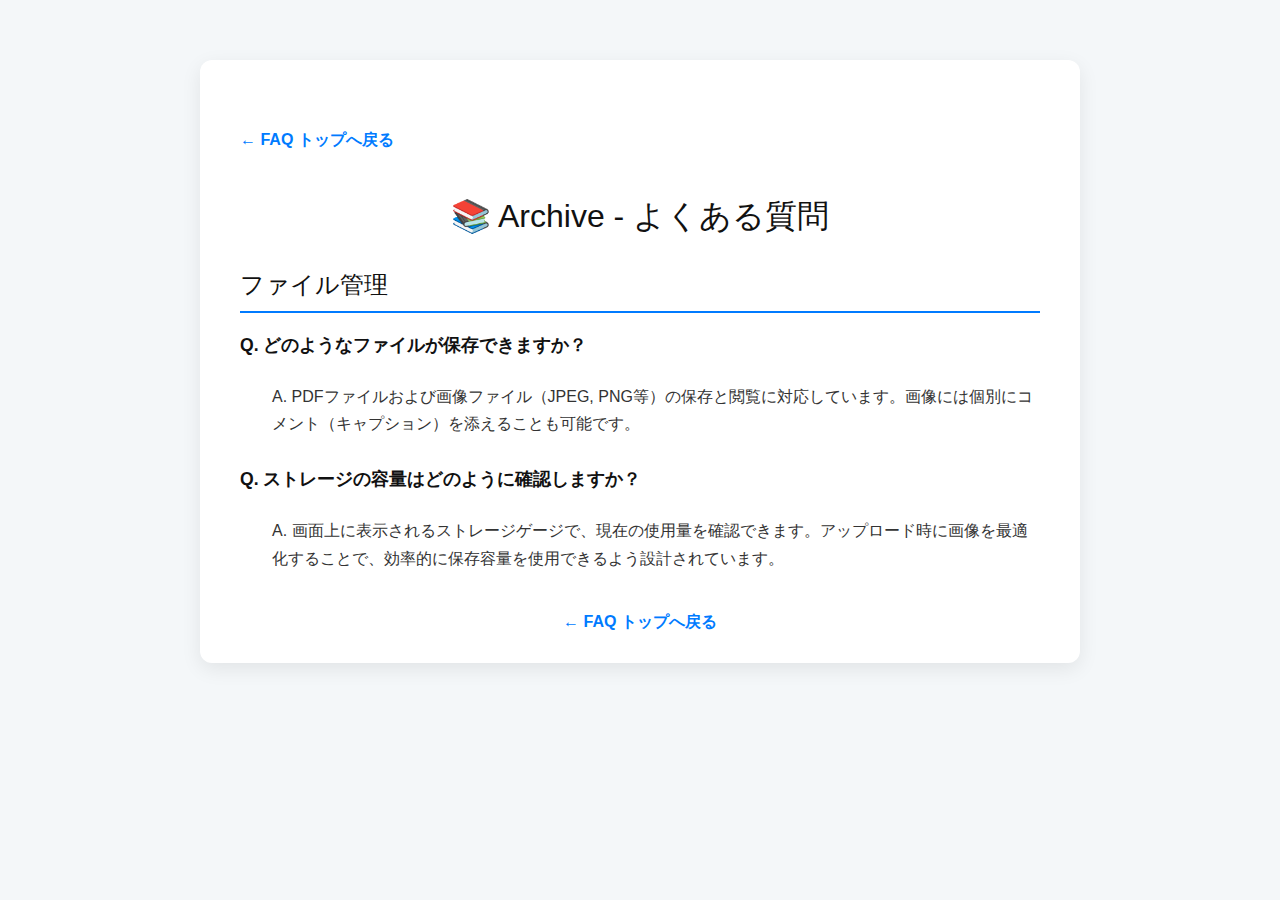
<file: public/faq-archive.html>
<!DOCTYPE html>
<html lang="ja">
<head>
    <meta charset="UTF-8">
    <meta name="viewport" content="width=device-width, initial-scale=1.0">
    <title>CoralDesk - Archive FAQ</title>
    <link rel="stylesheet" href="style.css">
    <link rel="stylesheet" href="faq.css">
</head>
<body>
    <div class="faq-container">
        <a href="/faq.html" class="back-link" style="margin-bottom: 24px; display: inline-block;">← FAQ トップへ戻る</a>
        <h1>📚 Archive - よくある質問</h1>

        <section>
            <h2>ファイル管理</h2>

            <div class="faq-item">
                <h3>Q. どのようなファイルが保存できますか？</h3>
                <p>A. PDFファイルおよび画像ファイル（JPEG, PNG等）の保存と閲覧に対応しています。画像には個別にコメント（キャプション）を添えることも可能です。</p>
            </div>

            <div class="faq-item">
                <h3>Q. ストレージの容量はどのように確認しますか？</h3>
                <p>A. 画面上に表示されるストレージゲージで、現在の使用量を確認できます。アップロード時に画像を最適化することで、効率的に保存容量を使用できるよう設計されています。</p>
            </div>
        </section>

        <a href="/faq.html" class="back-link">← FAQ トップへ戻る</a>
    </div>
</body>
</html>
</file>
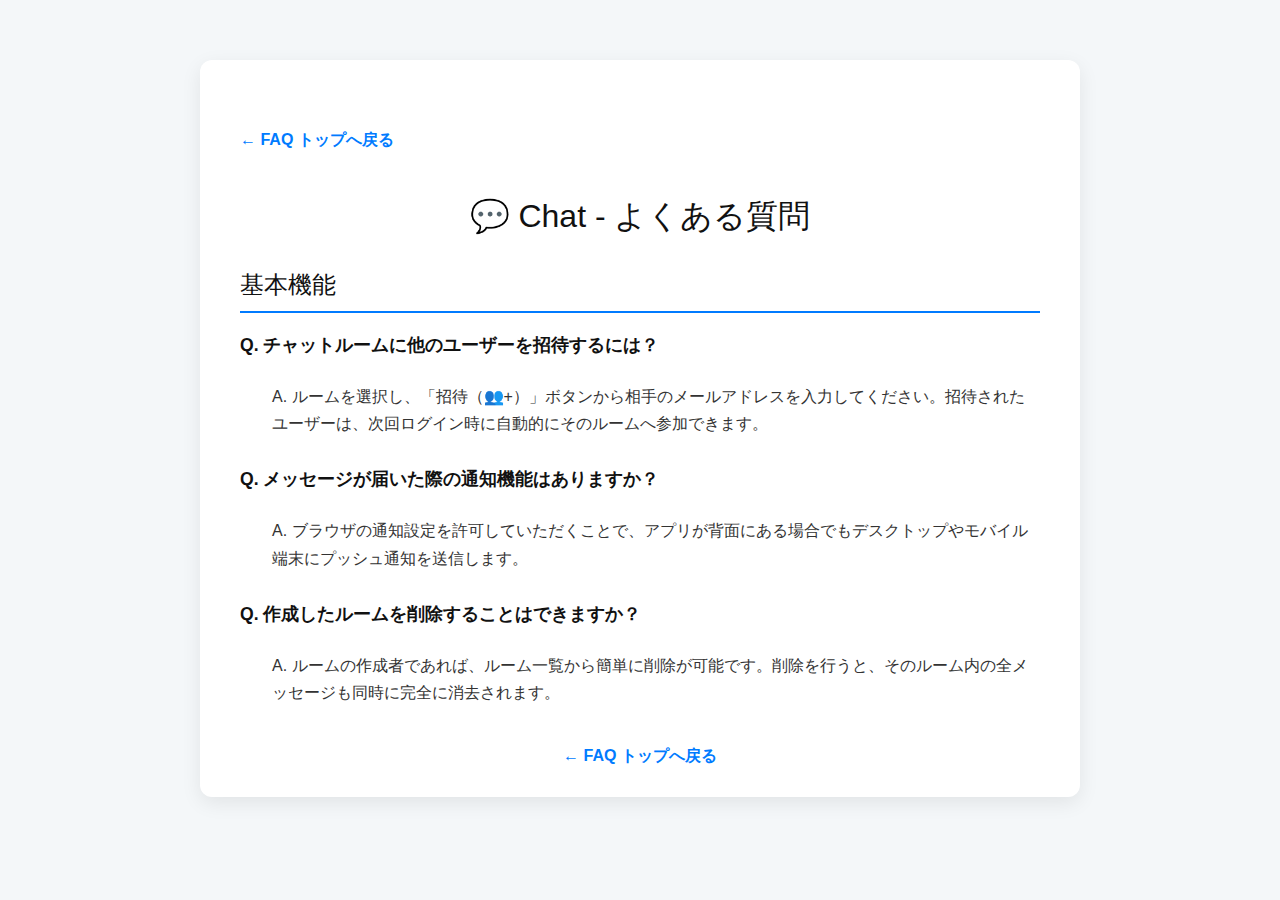
<file: public/faq-chat.html>
<!DOCTYPE html>
<html lang="ja">
<head>
    <meta charset="UTF-8">
    <meta name="viewport" content="width=device-width, initial-scale=1.0">
    <title>CoralDesk - Chat FAQ</title>
    <link rel="stylesheet" href="style.css">
    <link rel="stylesheet" href="faq.css">
</head>
<body>
    <div class="faq-container">
        <a href="/faq.html" class="back-link" style="margin-bottom: 24px; display: inline-block;">← FAQ トップへ戻る</a>
        <h1>💬 Chat - よくある質問</h1>

        <section>
            <h2>基本機能</h2>

            <div class="faq-item">
                <h3>Q. チャットルームに他のユーザーを招待するには？</h3>
                <p>A. ルームを選択し、「招待（👥+）」ボタンから相手のメールアドレスを入力してください。招待されたユーザーは、次回ログイン時に自動的にそのルームへ参加できます。</p>
            </div>

            <div class="faq-item">
                <h3>Q. メッセージが届いた際の通知機能はありますか？</h3>
                <p>A. ブラウザの通知設定を許可していただくことで、アプリが背面にある場合でもデスクトップやモバイル端末にプッシュ通知を送信します。</p>
            </div>

            <div class="faq-item">
                <h3>Q. 作成したルームを削除することはできますか？</h3>
                <p>A. ルームの作成者であれば、ルーム一覧から簡単に削除が可能です。削除を行うと、そのルーム内の全メッセージも同時に完全に消去されます。</p>
            </div>
        </section>

        <a href="/faq.html" class="back-link">← FAQ トップへ戻る</a>
    </div>
</body>
</html>
</file>
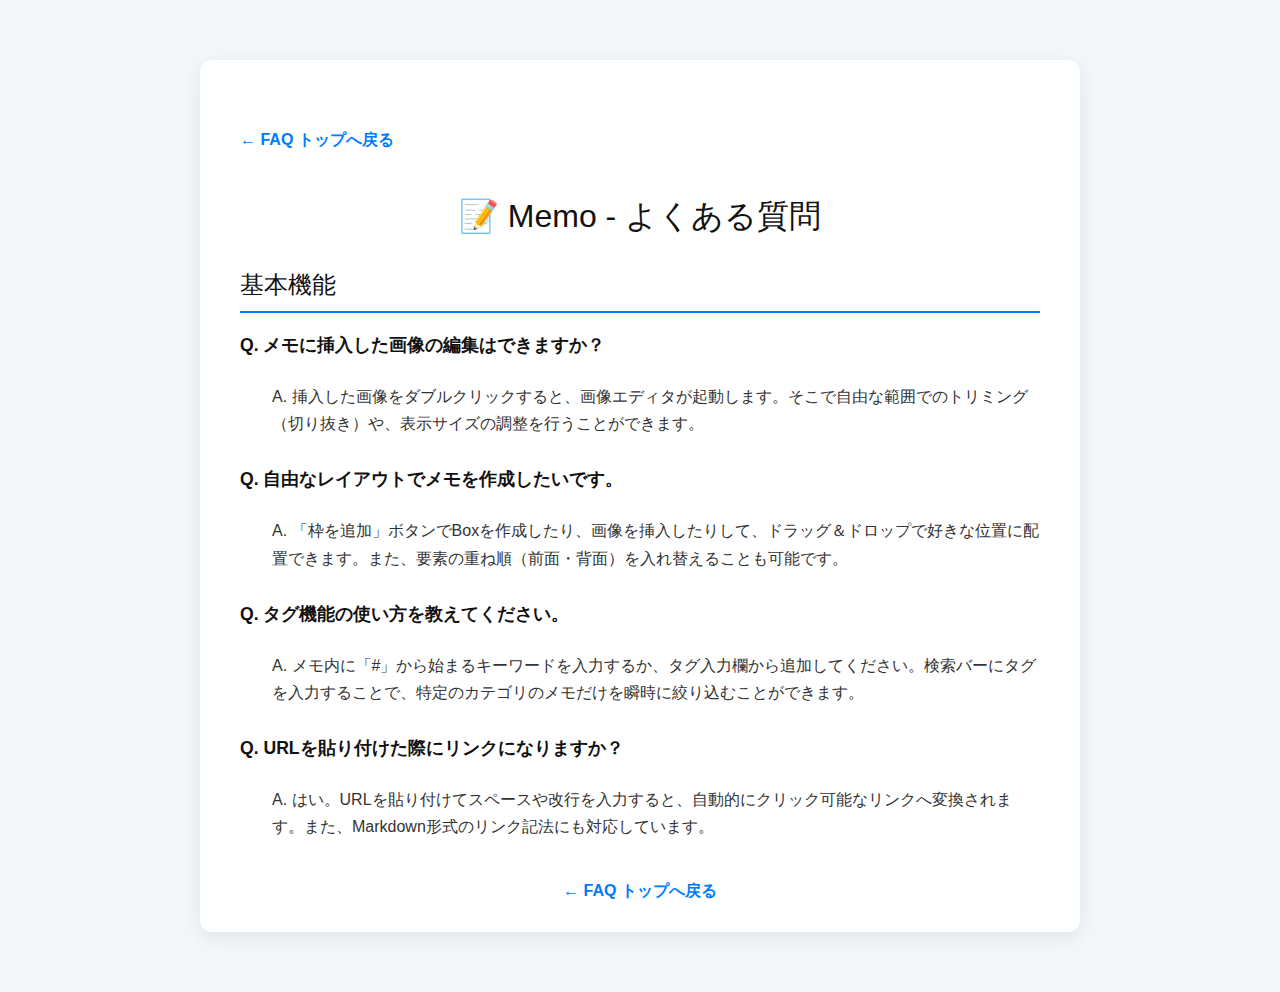
<file: public/faq-memo.html>
<!DOCTYPE html>
<html lang="ja">
<head>
    <meta charset="UTF-8">
    <meta name="viewport" content="width=device-width, initial-scale=1.0">
    <title>CoralDesk - Memo FAQ</title>
    <link rel="stylesheet" href="style.css">
    <link rel="stylesheet" href="faq.css">
</head>
<body>
    <div class="faq-container">
        <a href="/faq.html" class="back-link" style="margin-bottom: 24px; display: inline-block;">← FAQ トップへ戻る</a>
        <h1>📝 Memo - よくある質問</h1>

        <section>
            <h2>基本機能</h2>

            <div class="faq-item">
                <h3>Q. メモに挿入した画像の編集はできますか？</h3>
                <p>A. 挿入した画像をダブルクリックすると、画像エディタが起動します。そこで自由な範囲でのトリミング（切り抜き）や、表示サイズの調整を行うことができます。</p>
            </div>

            <div class="faq-item">
                <h3>Q. 自由なレイアウトでメモを作成したいです。</h3>
                <p>A. 「枠を追加」ボタンでBoxを作成したり、画像を挿入したりして、ドラッグ＆ドロップで好きな位置に配置できます。また、要素の重ね順（前面・背面）を入れ替えることも可能です。</p>
            </div>

            <div class="faq-item">
                <h3>Q. タグ機能の使い方を教えてください。</h3>
                <p>A. メモ内に「#」から始まるキーワードを入力するか、タグ入力欄から追加してください。検索バーにタグを入力することで、特定のカテゴリのメモだけを瞬時に絞り込むことができます。</p>
            </div>

            <div class="faq-item">
                <h3>Q. URLを貼り付けた際にリンクになりますか？</h3>
                <p>A. はい。URLを貼り付けてスペースや改行を入力すると、自動的にクリック可能なリンクへ変換されます。また、Markdown形式のリンク記法にも対応しています。</p>
            </div>
        </section>

        <a href="/faq.html" class="back-link">← FAQ トップへ戻る</a>
    </div>
</body>
</html>
</file>
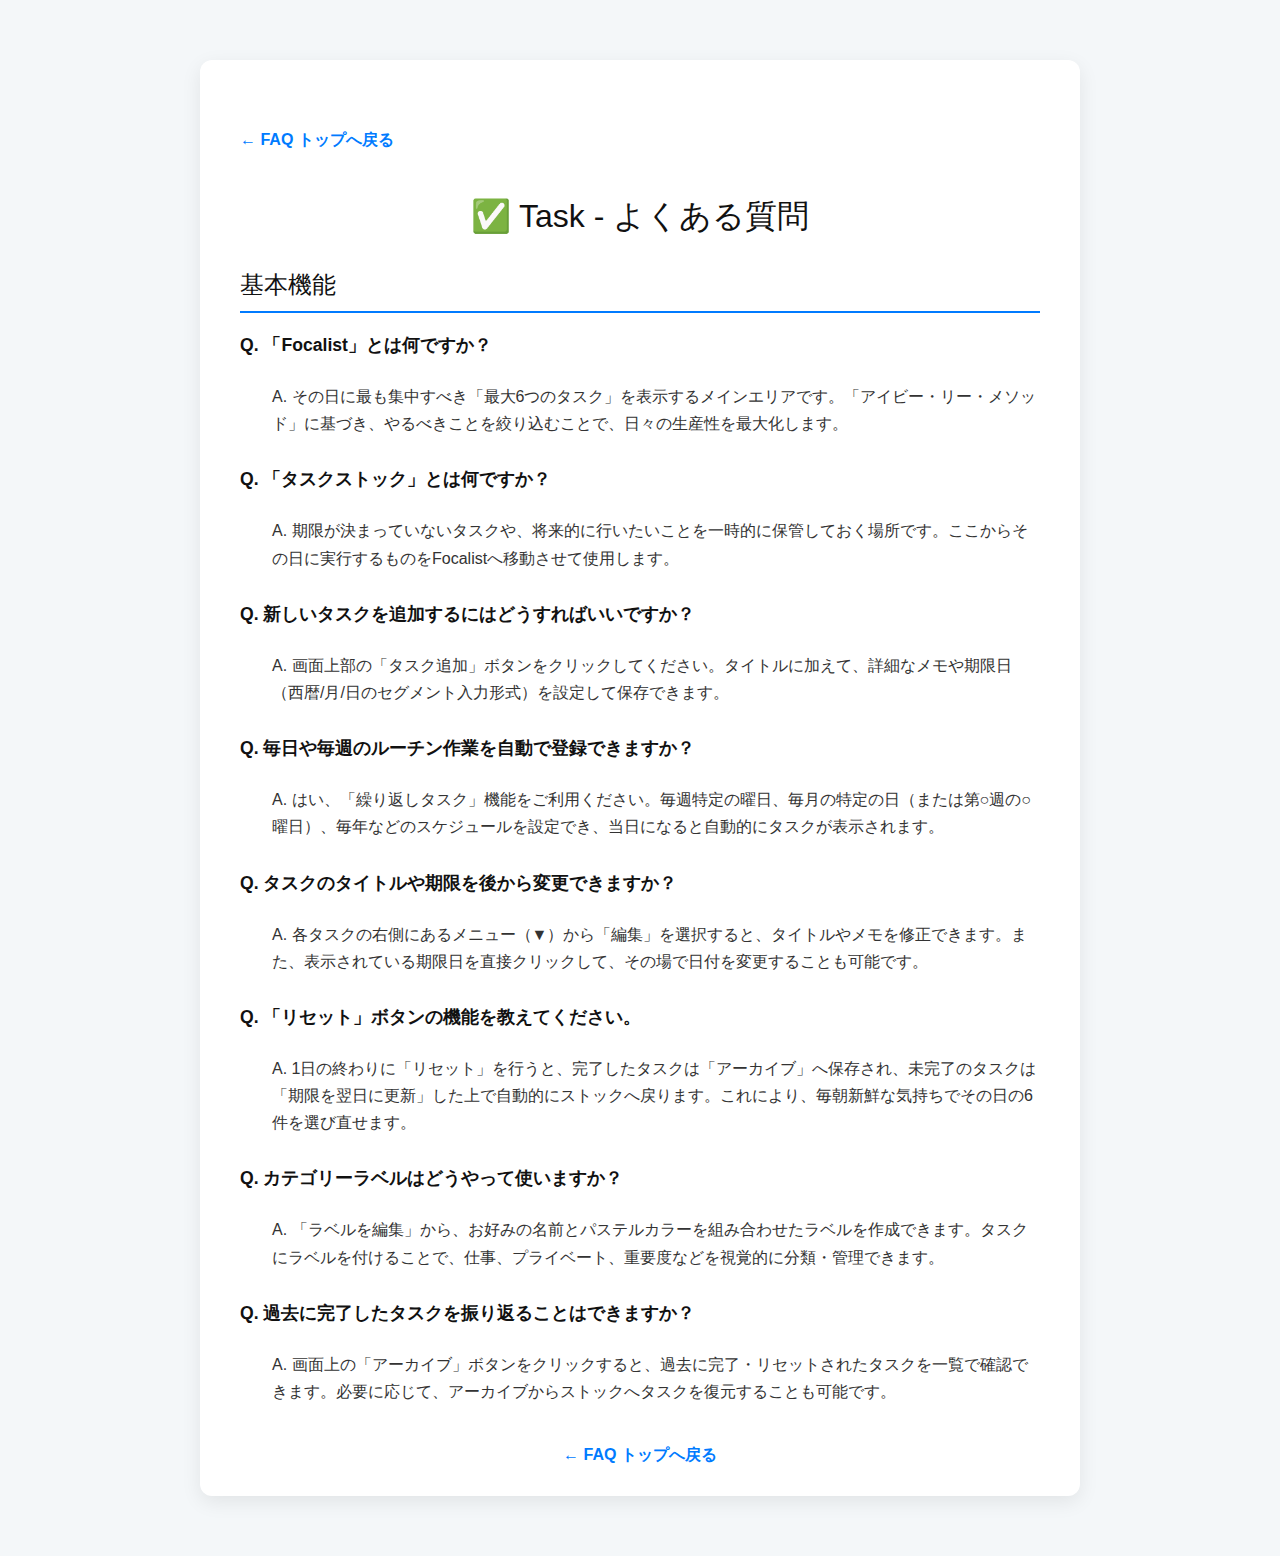
<file: public/faq-task.html>
<!DOCTYPE html>
<html lang="ja">
<head>
    <meta charset="UTF-8">
    <meta name="viewport" content="width=device-width, initial-scale=1.0">
    <title>CoralDesk - Task FAQ</title>
    <link rel="stylesheet" href="style.css">
    <link rel="stylesheet" href="faq.css">
</head>
<body>
    <div class="faq-container">
        <a href="/faq.html" class="back-link" style="margin-bottom: 24px; display: inline-block;">← FAQ トップへ戻る</a>
        <h1>✅ Task - よくある質問</h1>

        <section>
            <h2>基本機能</h2>

            <div class="faq-item">
                <h3>Q. 「Focalist」とは何ですか？</h3>
                <p>A. その日に最も集中すべき「最大6つのタスク」を表示するメインエリアです。「アイビー・リー・メソッド」に基づき、やるべきことを絞り込むことで、日々の生産性を最大化します。</p>
            </div>

            <div class="faq-item">
                <h3>Q. 「タスクストック」とは何ですか？</h3>
                <p>A. 期限が決まっていないタスクや、将来的に行いたいことを一時的に保管しておく場所です。ここからその日に実行するものをFocalistへ移動させて使用します。</p>
            </div>

            <div class="faq-item">
                <h3>Q. 新しいタスクを追加するにはどうすればいいですか？</h3>
                <p>A. 画面上部の「タスク追加」ボタンをクリックしてください。タイトルに加えて、詳細なメモや期限日（西暦/月/日のセグメント入力形式）を設定して保存できます。</p>
            </div>

            <div class="faq-item">
                <h3>Q. 毎日や毎週のルーチン作業を自動で登録できますか？</h3>
                <p>A. はい、「繰り返しタスク」機能をご利用ください。毎週特定の曜日、毎月の特定の日（または第○週の○曜日）、毎年などのスケジュールを設定でき、当日になると自動的にタスクが表示されます。</p>
            </div>

            <div class="faq-item">
                <h3>Q. タスクのタイトルや期限を後から変更できますか？</h3>
                <p>A. 各タスクの右側にあるメニュー（▼）から「編集」を選択すると、タイトルやメモを修正できます。また、表示されている期限日を直接クリックして、その場で日付を変更することも可能です。</p>
            </div>

            <div class="faq-item">
                <h3>Q. 「リセット」ボタンの機能を教えてください。</h3>
                <p>A. 1日の終わりに「リセット」を行うと、完了したタスクは「アーカイブ」へ保存され、未完了のタスクは「期限を翌日に更新」した上で自動的にストックへ戻ります。これにより、毎朝新鮮な気持ちでその日の6件を選び直せます。</p>
            </div>

            <div class="faq-item">
                <h3>Q. カテゴリーラベルはどうやって使いますか？</h3>
                <p>A. 「ラベルを編集」から、お好みの名前とパステルカラーを組み合わせたラベルを作成できます。タスクにラベルを付けることで、仕事、プライベート、重要度などを視覚的に分類・管理できます。</p>
            </div>

            <div class="faq-item">
                <h3>Q. 過去に完了したタスクを振り返ることはできますか？</h3>
                <p>A. 画面上の「アーカイブ」ボタンをクリックすると、過去に完了・リセットされたタスクを一覧で確認できます。必要に応じて、アーカイブからストックへタスクを復元することも可能です。</p>
            </div>
        </section>

        <a href="/faq.html" class="back-link">← FAQ トップへ戻る</a>
    </div>
</body>
</html>
</file>
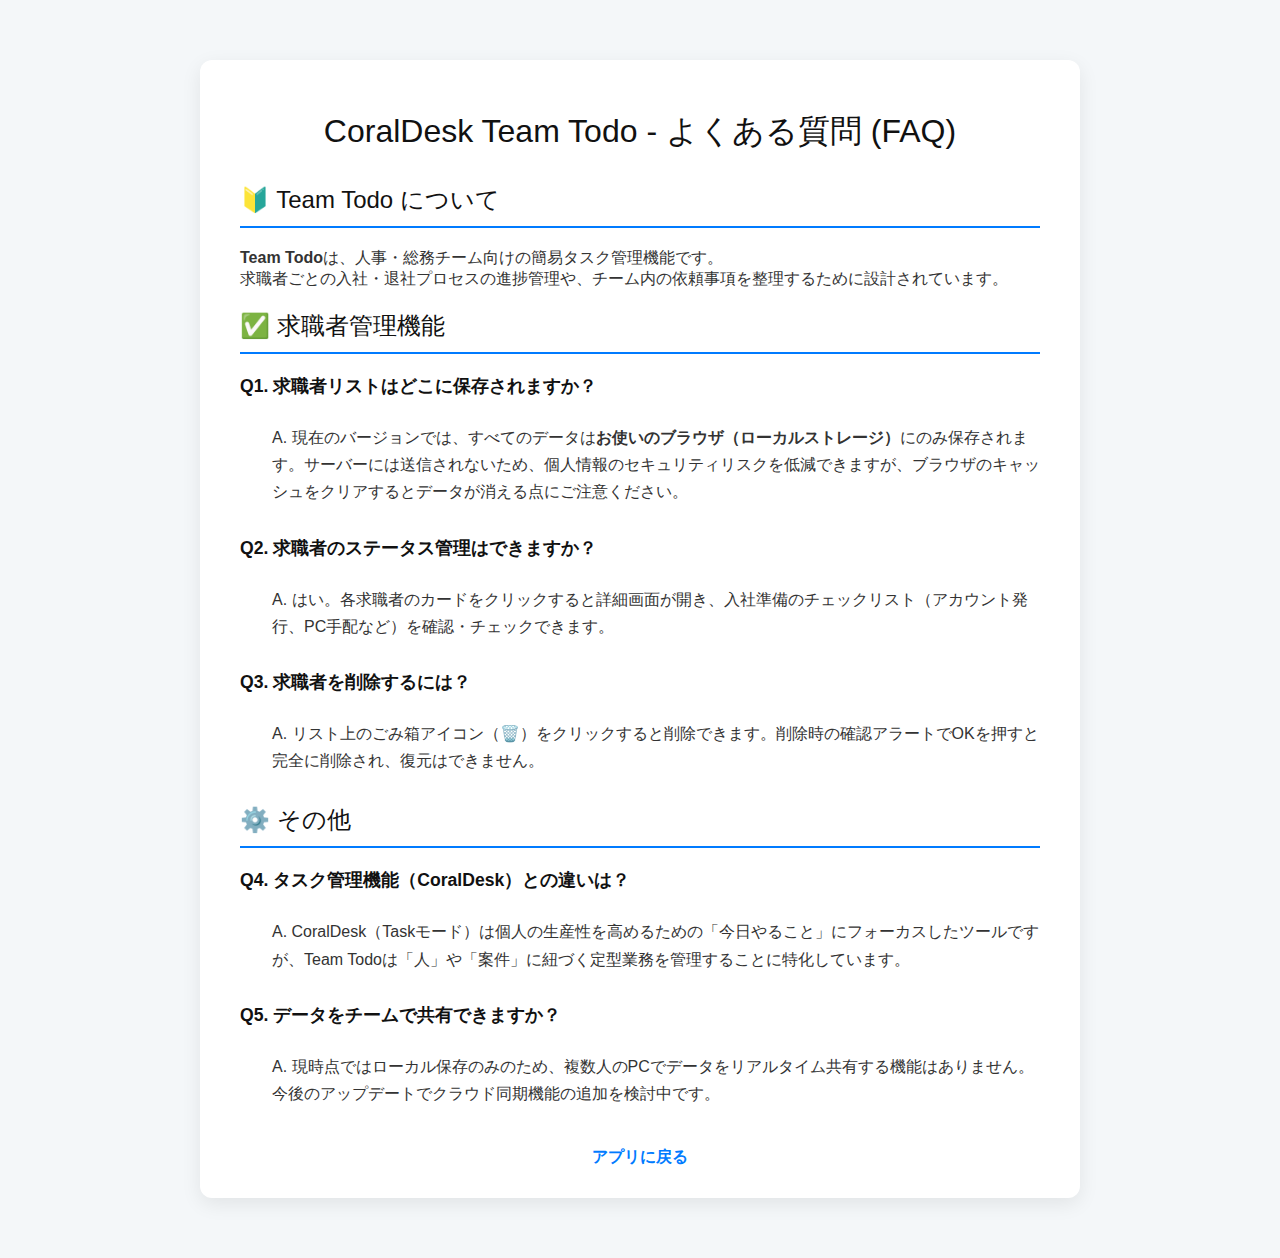
<file: public/faq-todo.html>
<!DOCTYPE html>
<html lang="ja">

<head>
    <meta charset="UTF-8">
    <meta name="viewport" content="width=device-width, initial-scale=1.0">
    <title>CoralDesk Team Todo - FAQ</title>
    <link rel="stylesheet" href="style.css">
    <link rel="stylesheet" href="faq.css">
</head>

<body>
    <div class="faq-container">
        <h1>CoralDesk Team Todo - よくある質問 (FAQ)</h1>

        <section>
            <h2>🔰 Team Todo について</h2>
            <p>
                <strong>Team Todo</strong>は、人事・総務チーム向けの簡易タスク管理機能です。<br>
                求職者ごとの入社・退社プロセスの進捗管理や、チーム内の依頼事項を整理するために設計されています。
            </p>
        </section>

        <section>
            <h2>✅ 求職者管理機能</h2>

            <div class="faq-item">
                <h3>Q1. 求職者リストはどこに保存されますか？</h3>
                <p>A.
                    現在のバージョンでは、すべてのデータは<strong>お使いのブラウザ（ローカルストレージ）</strong>にのみ保存されます。サーバーには送信されないため、個人情報のセキュリティリスクを低減できますが、ブラウザのキャッシュをクリアするとデータが消える点にご注意ください。
                </p>
            </div>

            <div class="faq-item">
                <h3>Q2. 求職者のステータス管理はできますか？</h3>
                <p>A. はい。各求職者のカードをクリックすると詳細画面が開き、入社準備のチェックリスト（アカウント発行、PC手配など）を確認・チェックできます。</p>
            </div>

            <div class="faq-item">
                <h3>Q3. 求職者を削除するには？</h3>
                <p>A. リスト上のごみ箱アイコン（🗑️）をクリックすると削除できます。削除時の確認アラートでOKを押すと完全に削除され、復元はできません。</p>
            </div>
        </section>

        <section>
            <h2>⚙️ その他</h2>

            <div class="faq-item">
                <h3>Q4. タスク管理機能（CoralDesk）との違いは？</h3>
                <p>A. CoralDesk（Taskモード）は個人の生産性を高めるための「今日やること」にフォーカスしたツールですが、Team Todoは「人」や「案件」に紐づく定型業務を管理することに特化しています。
                </p>
            </div>

            <div class="faq-item">
                <h3>Q5. データをチームで共有できますか？</h3>
                <p>A. 現時点ではローカル保存のみのため、複数人のPCでデータをリアルタイム共有する機能はありません。今後のアップデートでクラウド同期機能の追加を検討中です。</p>
            </div>
        </section>

        <a href="/" class="back-link">アプリに戻る</a>
    </div>
</body>

</html>
</file>
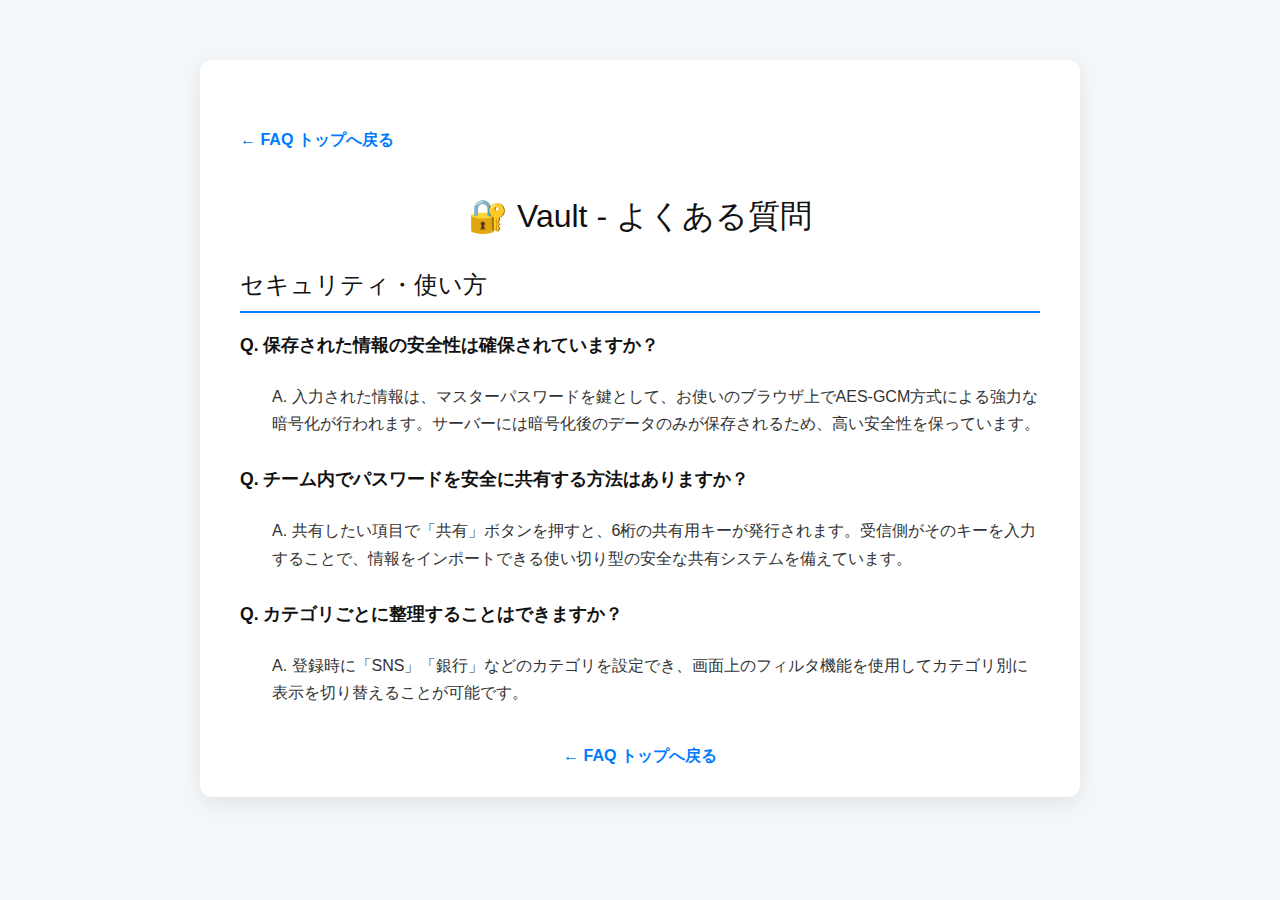
<file: public/faq-vault.html>
<!DOCTYPE html>
<html lang="ja">
<head>
    <meta charset="UTF-8">
    <meta name="viewport" content="width=device-width, initial-scale=1.0">
    <title>CoralDesk - Vault FAQ</title>
    <link rel="stylesheet" href="style.css">
    <link rel="stylesheet" href="faq.css">
</head>
<body>
    <div class="faq-container">
        <a href="/faq.html" class="back-link" style="margin-bottom: 24px; display: inline-block;">← FAQ トップへ戻る</a>
        <h1>🔐 Vault - よくある質問</h1>

        <section>
            <h2>セキュリティ・使い方</h2>

            <div class="faq-item">
                <h3>Q. 保存された情報の安全性は確保されていますか？</h3>
                <p>A. 入力された情報は、マスターパスワードを鍵として、お使いのブラウザ上でAES-GCM方式による強力な暗号化が行われます。サーバーには暗号化後のデータのみが保存されるため、高い安全性を保っています。</p>
            </div>

            <div class="faq-item">
                <h3>Q. チーム内でパスワードを安全に共有する方法はありますか？</h3>
                <p>A. 共有したい項目で「共有」ボタンを押すと、6桁の共有用キーが発行されます。受信側がそのキーを入力することで、情報をインポートできる使い切り型の安全な共有システムを備えています。</p>
            </div>

            <div class="faq-item">
                <h3>Q. カテゴリごとに整理することはできますか？</h3>
                <p>A. 登録時に「SNS」「銀行」などのカテゴリを設定でき、画面上のフィルタ機能を使用してカテゴリ別に表示を切り替えることが可能です。</p>
            </div>
        </section>

        <a href="/faq.html" class="back-link">← FAQ トップへ戻る</a>
    </div>
</body>
</html>
</file>
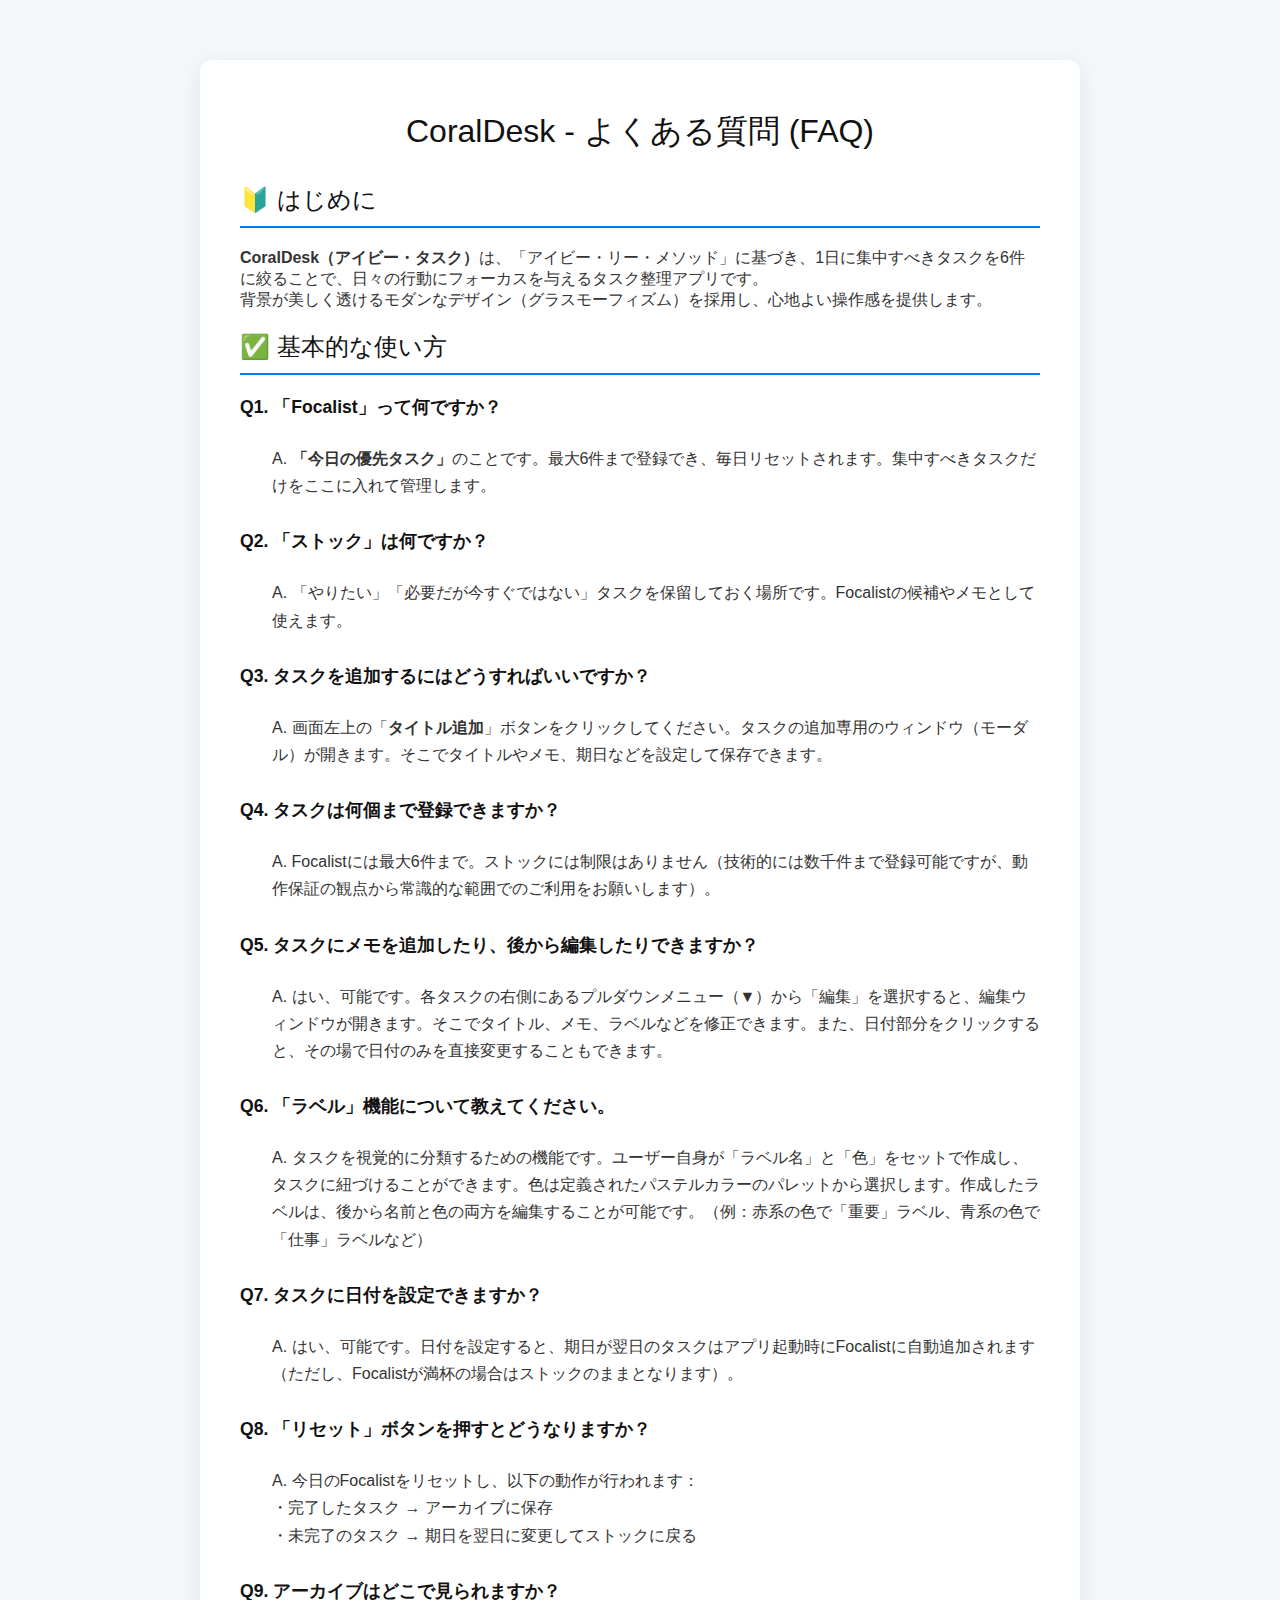
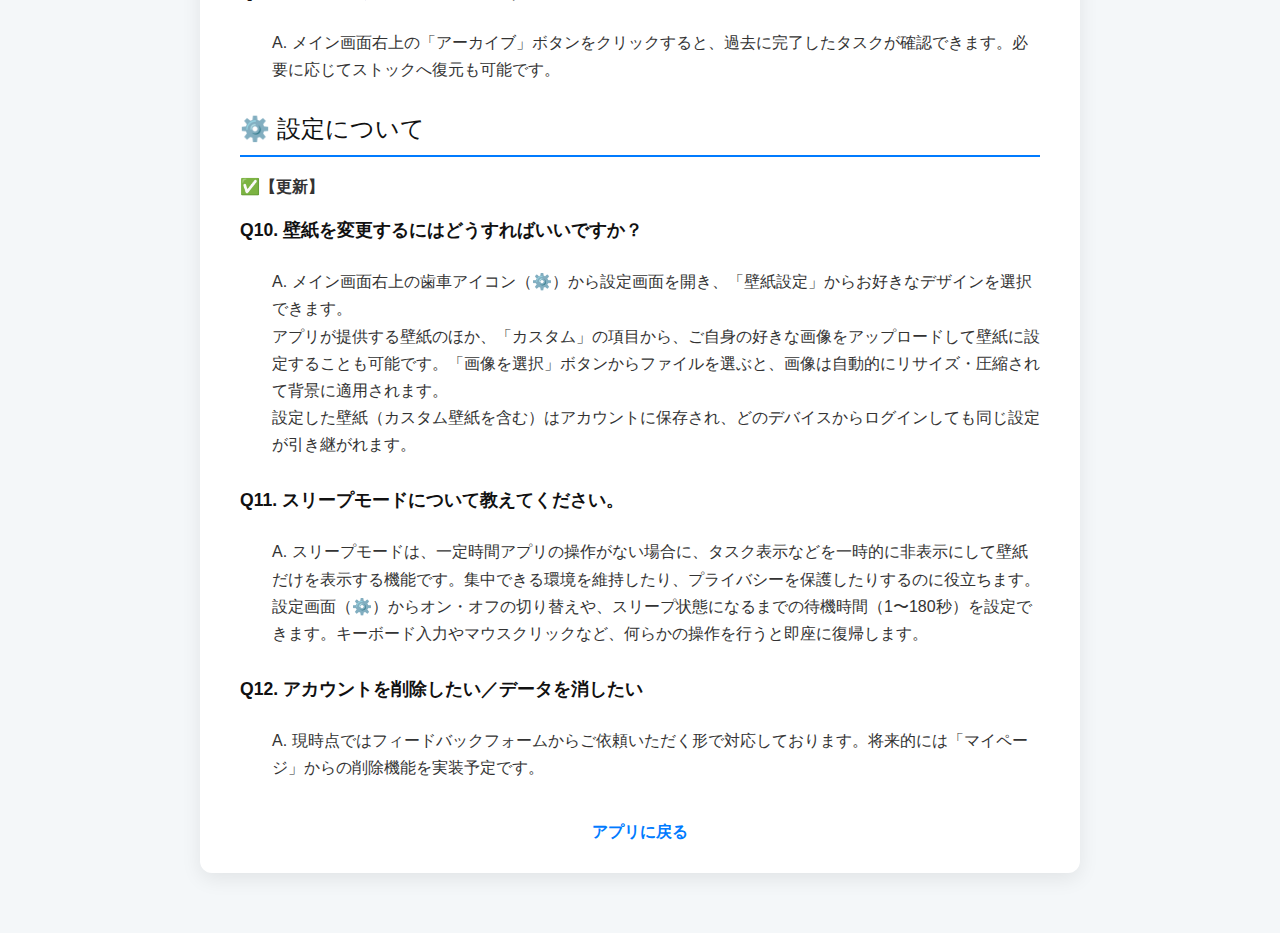
<file: public/faq.html>
<!DOCTYPE html>
<html lang="ja">
<head>
    <meta charset="UTF-8">
    <meta name="viewport" content="width=device-width, initial-scale=1.0">
    <title>CoralDesk - FAQ</title>
    <link rel="stylesheet" href="style.css">
    <link rel="stylesheet" href="faq.css">
</head>
<body>
    <div class="faq-container">
        <h1>CoralDesk - よくある質問 (FAQ)</h1>

        <section>
            <h2>🔰 はじめに</h2>
            <p>
                <strong>CoralDesk（アイビー・タスク）</strong>は、「アイビー・リー・メソッド」に基づき、1日に集中すべきタスクを6件に絞ることで、日々の行動にフォーカスを与えるタスク整理アプリです。
                <br>背景が美しく透けるモダンなデザイン（グラスモーフィズム）を採用し、心地よい操作感を提供します。
            </p>
        </section>

        <section>
            <h2>✅ 基本的な使い方</h2>
            
            <div class="faq-item">
                <h3>Q1. 「Focalist」って何ですか？</h3>
                <p>A. <strong>「今日の優先タスク」</strong>のことです。最大6件まで登録でき、毎日リセットされます。集中すべきタスクだけをここに入れて管理します。</p>
            </div>

            <div class="faq-item">
                <h3>Q2. 「ストック」は何ですか？</h3>
                <p>A. 「やりたい」「必要だが今すぐではない」タスクを保留しておく場所です。Focalistの候補やメモとして使えます。</p>
            </div>

            <div class="faq-item">
                <h3>Q3. タスクを追加するにはどうすればいいですか？</h3>
                <p>A. 画面左上の「<strong>タイトル追加</strong>」ボタンをクリックしてください。タスクの追加専用のウィンドウ（モーダル）が開きます。そこでタイトルやメモ、期日などを設定して保存できます。</p>
            </div>

            <div class="faq-item">
                <h3>Q4. タスクは何個まで登録できますか？</h3>
                <p>A. Focalistには最大6件まで。ストックには制限はありません（技術的には数千件まで登録可能ですが、動作保証の観点から常識的な範囲でのご利用をお願いします）。</p>
            </div>

            <div class="faq-item">
                <h3>Q5. タスクにメモを追加したり、後から編集したりできますか？</h3>
                <p>A. はい、可能です。各タスクの右側にあるプルダウンメニュー（▼）から「編集」を選択すると、編集ウィンドウが開きます。そこでタイトル、メモ、ラベルなどを修正できます。また、日付部分をクリックすると、その場で日付のみを直接変更することもできます。</p>
            </div>

            <div class="faq-item">
                <h3>Q6. 「ラベル」機能について教えてください。</h3>
                <p>A. タスクを視覚的に分類するための機能です。ユーザー自身が「ラベル名」と「色」をセットで作成し、タスクに紐づけることができます。色は定義されたパステルカラーのパレットから選択します。作成したラベルは、後から名前と色の両方を編集することが可能です。（例：赤系の色で「重要」ラベル、青系の色で「仕事」ラベルなど）</p>
            </div>

            <div class="faq-item">
                <h3>Q7. タスクに日付を設定できますか？</h3>
                <p>A. はい、可能です。日付を設定すると、期日が翌日のタスクはアプリ起動時にFocalistに自動追加されます（ただし、Focalistが満杯の場合はストックのままとなります）。</p>
            </div>

            <div class="faq-item">
                <h3>Q8. 「リセット」ボタンを押すとどうなりますか？</h3>
                <p>A. 今日のFocalistをリセットし、以下の動作が行われます：<br>
                ・完了したタスク → アーカイブに保存<br>
                ・未完了のタスク → 期日を翌日に変更してストックに戻る</p>
            </div>

            <div class="faq-item">
                <h3>Q9. アーカイブはどこで見られますか？</h3>
                <p>A. メイン画面右上の「アーカイブ」ボタンをクリックすると、過去に完了したタスクが確認できます。必要に応じてストックへ復元も可能です。</p>
            </div>
        </section>

        <section>
            <h2>⚙️ 設定について</h2>

            <p><strong>✅【更新】</strong></p>
            <div class="faq-item">
                <h3>Q10. 壁紙を変更するにはどうすればいいですか？</h3>
                <p>A. メイン画面右上の歯車アイコン（⚙️）から設定画面を開き、「壁紙設定」からお好きなデザインを選択できます。<br>
                アプリが提供する壁紙のほか、「カスタム」の項目から、ご自身の好きな画像をアップロードして壁紙に設定することも可能です。「画像を選択」ボタンからファイルを選ぶと、画像は自動的にリサイズ・圧縮されて背景に適用されます。<br>
                設定した壁紙（カスタム壁紙を含む）はアカウントに保存され、どのデバイスからログインしても同じ設定が引き継がれます。</p>
            </div>

            <div class="faq-item">
                <h3>Q11. スリープモードについて教えてください。</h3>
                <p>A. スリープモードは、一定時間アプリの操作がない場合に、タスク表示などを一時的に非表示にして壁紙だけを表示する機能です。集中できる環境を維持したり、プライバシーを保護したりするのに役立ちます。設定画面（⚙️）からオン・オフの切り替えや、スリープ状態になるまでの待機時間（1〜180秒）を設定できます。キーボード入力やマウスクリックなど、何らかの操作を行うと即座に復帰します。</p>
            </div>

            <div class="faq-item">
                <h3>Q12. アカウントを削除したい／データを消したい</h3>
                <p>A. 現時点ではフィードバックフォームからご依頼いただく形で対応しております。将来的には「マイページ」からの削除機能を実装予定です。</p>
            </div>
        </section>
        
        <a href="/" class="back-link">アプリに戻る</a>
    </div>
</body>
</html>
</file>
<file: public/style.css>
:root {
  --bg-color: #F5F5F5;
  /* 非常に薄い、暖かみのあるグレー */
  --surface-color: #FFFFFF;
  /* 純粋な白。紙のような質感 */
  --text-primary: #333333;
  /* 真っ黒ではない、柔らかい黒 */
  --text-secondary: #888888;
  /* 主張しすぎないグレー */
  --primary-color: #B2C8BA;
  /* Default (Task) */
  /* 落ち着いたセージグリーン */
  --danger-color: #E57373;
  /* 落ち着いた赤 */
  --warning-color: #FDFD96;
  /* 既存使用箇所のため維持 */
  --success-color: #81C784;
  /* 落ち着いた緑 */
  --border-color: #E0E0E0;
  /* 最低限のグレー */
}

/* Workspace themes */
body[data-workspace="task"] {
  --primary-color: #B2C8BA;
  /* Sage Green */
  --bg-color: #f4f8f5;
}

body[data-workspace="todo"] {
  --primary-color: #4a90e2;
  /* Blue */
  --bg-color: #f0f5fa;
}

body[data-workspace="memo"] {
  --primary-color: #f5a623;
  /* Orange */
  --bg-color: #fcf6ef;
}

body[data-workspace="archive"] {
  --primary-color: #009688;
  /* Teal */
  --bg-color: #e0f2f1;
  background-image: none !important;
  background-color: var(--bg-color) !important;
}

body {
  font-family: -apple-system, BlinkMacSystemFont, 'Segoe UI', 'Roboto', 'Helvetica Neue', Arial, sans-serif;
  color: var(--text-primary);
  background-color: var(--bg-color);
  margin: 0;
  background-size: cover;
  background-position: center center;
  background-attachment: fixed;
  transition: background-image 0.5s ease-in-out;
  overflow-x: hidden;
  overscroll-behavior-x: none;
}

body.theme-pastel {
  background-image: url('/images/wallpaper-pastel.jpg');
}

body.theme-okinawa {
  background-image: url('/images/wallpaper-okinawa.jpg');
}

body.theme-jungle {
  background-image: url('/images/wallpaper-jungle.jpg');
}

body.theme-dolphins {
  background-image: url('/images/wallpaper-dolphins.jpg');
}

body.theme-sunny {
  background-image: url('/images/wallpaper-sunny.jpg');
}

body.theme-happyhacking {
  background-image: url('/images/wallpaper-happy-hacking.jpg');
}

body.theme-skycastle {
  background-image: url('/images/wallpaper-skycastle.jpg');
}

body.theme-custom {
  background-image: var(--custom-wallpaper, none);
}

body.theme-lunar {
  background-image: url('/images/wallpaper-lunar.jpg');
}

#todo-container {
  max-width: 900px;
  margin: 40px auto;
  padding: 28px;
  background-color: rgba(255, 255, 255, 0.92);
  border: 1px solid var(--border-color);
  border-radius: 12px;
  box-shadow: 0 10px 30px rgba(0, 0, 0, 0.08);
}

.todo-hero {
  margin-bottom: 20px;
}

.todo-kicker {
  font-size: 0.9rem;
  letter-spacing: 0.08em;
  text-transform: uppercase;
  color: var(--primary-color);
  margin: 0 0 4px;
}

.todo-title {
  margin: 0 0 8px;
  border: none;
  padding: 0;
  font-size: 1.8rem;
}

.todo-subtitle {
  margin: 0 0 14px;
  color: var(--text-secondary);
}

.todo-actions {
  display: flex;
  gap: 10px;
  flex-wrap: wrap;
}

.todo-section h2 {
  margin-top: 0;
}

.todo-cards {
  display: grid;
  grid-template-columns: repeat(auto-fit, minmax(240px, 1fr));
  gap: 12px;
}

.todo-card.action-card {
  display: block;
  text-align: left;
  cursor: pointer;
  transition: transform 0.15s ease, box-shadow 0.15s ease;
}

.todo-card.action-card:hover {
  transform: translateY(-1px);
  box-shadow: 0 10px 22px rgba(0, 0, 0, 0.06);
}

.card-cta {
  display: inline-block;
  margin-top: 8px;
  color: var(--primary-color);
  font-weight: 600;
  font-size: 0.95rem;
}

.todo-list {
  padding: 0;
  margin: 0 0 12px;
  display: flex;
  flex-direction: column;
  gap: 8px;
}

.todo-list li {
  display: flex;
  align-items: center;
  gap: 10px;
  border: 1px solid var(--border-color);
  border-radius: 8px;
  padding: 12px 14px;
  background: #fff;
}

.todo-list label {
  display: flex;
  align-items: center;
  gap: 10px;
  cursor: pointer;
  width: 100%;
}

.todo-list input[type="checkbox"] {
  width: 18px;
  height: 18px;
  accent-color: var(--primary-color);
  cursor: pointer;
}

.todo-list span {
  font-weight: 500;
}

.todo-list input[type="checkbox"]:checked+span {
  text-decoration: line-through;
  color: var(--text-secondary);
}

.todo-card {
  background: #fff;
  border: 1px solid var(--border-color);
  border-radius: 10px;
  padding: 14px;
  box-shadow: 0 6px 16px rgba(0, 0, 0, 0.04);
}

.todo-card.action-card {
  background: #fff;
  color: var(--text-primary);
  border: 1px solid var(--border-color);
  box-shadow: 0 6px 16px rgba(0, 0, 0, 0.04);
  margin: 0;
  padding: 14px;
  display: flex;
  flex-direction: column;
  align-items: flex-start;
  text-align: left;
  width: 100%;
  box-sizing: border-box;
  white-space: normal;
}

.todo-card h3 {
  margin: 0 0 6px;
  border: none;
  padding: 0;
}

.todo-card p {
  margin: 0;
  color: var(--text-secondary);
  line-height: 1.5;
}

.todo-note {
  margin-top: 14px;
  color: var(--text-secondary);
  font-size: 0.95rem;
}

.candidate-form {
  display: grid;
  gap: 10px;
  margin: 12px 0 14px;
}

.candidate-form .form-row {
  display: grid;
  gap: 6px;
}

.candidate-form label {
  font-size: 0.95rem;
  color: var(--text-secondary);
}

.candidate-list-wrapper {
  border: 1px solid var(--border-color);
  border-radius: 10px;
  padding: 12px;
  background: #fff;
}

.candidate-heading {
  margin: 0 0 10px;
  border: none;
  padding: 0;
  font-size: 1.05rem;
}

.candidate-detail-tasks {
  list-style: none;
  padding: 0;
  margin: 0;
  display: flex;
  flex-direction: column;
  gap: 8px;
}

.candidate-detail-tasks li {
  display: flex;
  align-items: center;
  gap: 10px;
  border: 1px solid var(--border-color);
  border-radius: 8px;
  padding: 10px 12px;
  background: #fff;
}

.candidate-detail-tasks input[type="checkbox"] {
  accent-color: var(--primary-color);
}

.candidate-detail-tasks span {
  font-weight: 500;
}

.candidate-list {
  list-style: none;
  padding: 0;
  margin: 0;
  display: flex;
  flex-direction: column;
  gap: 8px;
}

.candidate-list.empty-state {
  color: var(--text-secondary);
}

.candidate-list li {
  border: 1px solid var(--border-color);
  border-radius: 8px;
  padding: 10px 12px;
  background: #fafafa;
  display: grid;
  grid-template-columns: 1fr auto;
  gap: 10px;
  align-items: center;
}

.candidate-meta {
  font-size: 0.92rem;
  color: var(--text-secondary);
}

.candidate-name {
  font-weight: 600;
}

.candidate-remove {
  background: transparent;
  color: var(--text-secondary);
  border: 1px solid var(--border-color);
}

.candidate-remove:hover {
  color: var(--danger-color);
  border-color: var(--danger-color);
}

.candidate-remove .icon {
  margin-right: 4px;
}

#candidate-modal-backdrop {
  position: fixed;
  inset: 0;
  background: rgba(0, 0, 0, 0.35);
  display: flex;
  align-items: center;
  justify-content: center;
  padding: 16px;
  z-index: 1000;
}

#candidate-modal {
  background: #fff;
  width: min(520px, 100%);
  max-height: 90vh;
  overflow: auto;
  border-radius: 12px;
  border: 1px solid var(--border-color);
  box-shadow: 0 14px 40px rgba(0, 0, 0, 0.12);
  padding: 18px 20px 20px;
}

#candidate-interview-modal-backdrop {
  position: fixed;
  inset: 0;
  background: rgba(0, 0, 0, 0.45);
  display: flex;
  align-items: center;
  justify-content: center;
  padding: 16px;
  z-index: 1100;
}

#candidate-interview-modal {
  background: #fff;
  width: min(420px, 100%);
  border-radius: 12px;
  border: 1px solid var(--border-color);
  box-shadow: 0 14px 40px rgba(0, 0, 0, 0.18);
  padding: 18px 20px 20px;
}

#onboarding-modal-backdrop {
  position: fixed;
  inset: 0;
  background: rgba(0, 0, 0, 0.45);
  display: flex;
  align-items: center;
  justify-content: center;
  padding: 16px;
  z-index: 1200;
}

#onboarding-modal {
  background: #fff;
  width: min(420px, 100%);
  border-radius: 12px;
  border: 1px solid var(--border-color);
  box-shadow: 0 14px 40px rgba(0, 0, 0, 0.18);
  padding: 18px 20px 20px;
}

.interview-modal-list {
  list-style: none;
  padding: 0;
  margin: 0 0 10px;
  display: flex;
  flex-direction: column;
  gap: 10px;
}

.interview-modal-list li {
  display: grid;
  grid-template-columns: 60px 1fr auto;
  align-items: center;
  gap: 10px;
  border: 1px solid var(--border-color);
  border-radius: 8px;
  padding: 10px 12px;
  background: #fff;
}

.interview-modal-list .stage-label {
  font-weight: 700;
}

.interview-modal-list input[type="datetime-local"] {
  width: 100%;
  margin: 0;
}

.interview-modal-list .info-provided {
  display: inline-flex;
  align-items: center;
  gap: 6px;
  white-space: nowrap;
  color: var(--text-secondary);
}

#candidate-modal h2 {
  margin: 0 0 10px;
  padding: 0;
  border: none;
}

.modal-actions {
  display: flex;
  justify-content: flex-end;
  gap: 10px;
  margin-top: 12px;
}

.candidate-modal-small {
  background: #fff;
  width: min(420px, 100%);
  border-radius: 12px;
  border: 1px solid var(--border-color);
  box-shadow: 0 14px 40px rgba(0, 0, 0, 0.12);
  padding: 18px 20px 20px;
}

.candidate-modal-small h3 {
  margin: 0 0 10px;
  padding: 0;
  border: none;
}

.interview-stage-buttons {
  display: grid;
  grid-template-columns: repeat(3, 1fr);
  gap: 8px;
  margin-bottom: 12px;
}

.interview-stage-buttons button {
  margin: 0;
  width: 100%;
}

.interview-stage-buttons button.selected {
  background: var(--primary-color);
  color: #fff;
  border-color: var(--primary-color);
}

.checkbox-row {
  display: flex;
  align-items: center;
  gap: 8px;
  margin: 10px 0;
}

.candidate-modal-small h3 {
  margin: 0 0 10px;
  padding: 0;
  border: none;
}

.faq-list {
  padding-left: 18px;
  margin: 6px 0 10px;
  color: var(--text-secondary);
  line-height: 1.5;
}

#startup-screen {
  min-height: 100vh;
  display: flex;
  align-items: center;
  justify-content: center;
  padding: 40px 16px;
}

.startup-card {
  width: min(820px, 100%);
  background: rgba(255, 255, 255, 0.9);
  border: 1px solid var(--border-color);
  border-radius: 12px;
  box-shadow: 0 10px 30px rgba(0, 0, 0, 0.08);
  padding: 28px 32px;
  backdrop-filter: blur(4px);
}

.startup-kicker {
  font-size: 0.9rem;
  letter-spacing: 0.08em;
  text-transform: uppercase;
  color: var(--primary-color);
  margin: 0;
}

.startup-title {
  margin: 8px 0 6px;
  border-bottom: none;
  font-size: 1.6rem;
  padding-bottom: 0;
  text-align: left;
}

.startup-subtitle {
  margin: 0 0 18px;
  color: var(--text-secondary);
  line-height: 1.5;
}

.startup-actions {
  display: grid;
  grid-template-columns: repeat(auto-fit, minmax(240px, 1fr));
  gap: 14px;
  margin: 0 0 12px;
}

.startup-option {
  margin: 0;
  width: 100%;
  display: flex;
  flex-direction: column;
  align-items: flex-start;
  gap: 6px;
  padding: 14px 16px;
  border: 1px solid var(--border-color);
  background: #f8f8f8;
  color: var(--text-primary);
  transition: transform 0.15s ease, box-shadow 0.15s ease, background-color 0.2s ease;
}

.startup-option:hover {
  transform: translateY(-1px);
  box-shadow: 0 8px 20px rgba(0, 0, 0, 0.05);
}

.startup-option.primary {
  background: var(--primary-color);
  color: #fff;
  border-color: var(--primary-color);
}

.option-label {
  font-size: 1.25rem;
  font-weight: 600;
}

.option-desc {
  font-size: 0.95rem;
  color: inherit;
  opacity: 0.85;
}

.startup-note {
  margin: 6px 0 0;
  color: var(--text-secondary);
  font-size: 0.95rem;
}

/* Startup Options Colors */
#start-task-button {
  background: var(--primary-color);
  color: #fff;
  border-color: var(--primary-color);
}

#start-todo-button {
  background: #4a90e2;
  /* Blue */
  color: #fff;
  border-color: #4a90e2;
}

#start-memo-button {
  background: #f5a623;
  /* Orange */
  color: #fff;
  border-color: #f5a623;
}

#start-vault-button {
  background: #7c4dff;
  /* Purple */
  color: #fff;
  border-color: #7c4dff;
}

#start-database-button {
  background: #00bcd4;
  /* Cyan */
  color: #fff;
  border-color: #00bcd4;
}

#start-archive-button {
  background: #009688;
  /* Teal */
  color: #fff;
  border-color: #009688;
}

#start-task-button:hover,
#start-todo-button:hover,
#start-memo-button:hover,
#start-vault-button:hover,
#start-database-button:hover,
#start-archive-button:hover {
  transform: translateY(-2px);
  box-shadow: 0 8px 20px rgba(0, 0, 0, 0.15);
  filter: brightness(1.05);
  /* Slightly brighter on hover */
}

/* Base override for specific IDs over .startup-option class */
/* .startup-option styles are handled generically above */

.todo-actions button.secondary {
  background: transparent;
  color: var(--text-primary);
  border: 1px solid var(--border-color);
}

.todo-actions button.secondary:hover {
  opacity: 0.9;
}

/* Main Containers Theme Accent */
main,
#app-container,
/* ID used in main.js */
#auth-container,
#archive-container {
  max-width: 600px;
  margin: 40px auto;
  padding: 30px 40px;
  background-color: var(--surface-color);
  border: 1px solid var(--border-color);
  border-top: 6px solid var(--primary-color);
  /* Colorful accent */
  border-radius: 8px;
  box-shadow: 0 4px 12px rgba(0, 0, 0, 0.05);
  /* Subtle shadow */
  position: relative;
  /* for absolute sticker positioning */
}

#todo-container {
  border-top: 6px solid var(--primary-color);
}

.memo-container {
  border-top: 6px solid var(--primary-color);
}

h1,
h2 {
  color: var(--text-primary);
  border-bottom: 2px solid var(--primary-color);
  padding-bottom: 10px;
  margin-top: 20px;
  margin-bottom: 20px;
  font-weight: 500;
}

h1 {
  text-align: center;
}

ul {
  list-style: none;
  padding: 0;
  min-height: 40px;
}

li {
  display: grid;
  grid-template-columns: 1fr auto;
  align-items: center;
  gap: 10px;
  background-color: var(--surface-color);
  border: 1px solid var(--border-color);
  border-radius: 4px;
  padding: 12px 15px;
  margin-bottom: 10px;
  border-left-width: 3px;
}

li.completed .task-content span {
  text-decoration: line-through;
  color: var(--text-secondary);
}

.task-content {
  display: flex;
  flex-direction: column;
  gap: 4px;
  cursor: default;
  min-width: 0;
  overflow: hidden;
}

.task-content span {
  white-space: nowrap;
  overflow: hidden;
  text-overflow: ellipsis;
  display: block;
  font-weight: 500;
}

.due-date {
  font-size: 0.8em;
  color: var(--text-secondary);
}

#color-picker {
  display: flex;
  gap: 10px;
  margin-top: 15px;
  padding-left: 5px;
  flex-wrap: wrap;
}

.color-choice {
  width: 28px;
  height: 28px;
  border-radius: 4px;
  cursor: pointer;
  border: 3px solid transparent;
  transition: transform .2s, border-color .2s;
}

.color-choice:hover {
  transform: scale(1.1);
}

.color-choice.selected {
  border-color: var(--primary-color);
}

.no-labels-message {
  font-size: 0.9em;
  color: var(--text-secondary);
}

#selected-label-hint {
  margin-top: 8px;
  font-size: .9rem;
  color: var(--text-primary);
  min-height: 1.2em;
}

input[type="text"],
input[type="email"],
input[type="password"],
textarea {
  width: calc(100% - 24px);
  padding: 12px;
  border: 1px solid var(--border-color);
  border-radius: 4px;
  font-size: 16px;
  margin-bottom: 10px;
  font-family: inherit;
  background-color: var(--bg-color);
  box-shadow: none;
}

input:focus,
textarea:focus {
  outline: 2px solid var(--primary-color);
  border-color: var(--primary-color);
}

.add-task-form {
  display: flex;
  flex-direction: column;
  gap: 10px;
  align-items: stretch;
}

#new-task-title-input,
#new-task-memo-input,
.add-task-form input[type="date"],
.add-task-form button {
  margin: 0;
}

#new-task-memo-input {
  min-height: 60px;
}

/* Segmented date inputs (Calm & Focused) */
.date-inputs {
  display: inline-flex;
  align-items: center;
  gap: 6px;
}

.date-inputs input {
  text-align: center;
}

#due-year {
  width: 5.5em;
}

#due-month,
#due-day {
  width: 3.2em;
}

.date-sep {
  color: var(--text-secondary);
}

button {
  padding: 10px 15px;
  border: none;
  border-radius: 4px;
  background-color: var(--primary-color);
  color: #fff;
  font-size: 14px;
  font-weight: 500;
  cursor: pointer;
  transition: opacity .2s;
  margin: 0 0 0 5px;
  white-space: nowrap;
}

button:hover {
  opacity: 0.9;
}

.task-buttons {
  display: flex;
  align-items: center;
  gap: 8px;
}

.label-select {
  appearance: none;
  padding: 8px 10px;
  border: 1px solid var(--border-color);
  border-radius: 4px;
  background: var(--surface-color);
  font-size: 13px;
  max-width: 160px;
}

.task-actions-container {
  position: relative;
}

.actions-button {
  background-color: var(--warning-color);
  padding: 10px 14px;
  line-height: 1;
  font-size: 20px;
  /* enlarge ▼ */
  margin: 0;
  color: #545454;
  display: inline-flex;
  align-items: center;
  justify-content: center;
  min-width: 36px;
  min-height: 36px;
  border-radius: 6px;
}

.actions-dropdown {
  display: none;
  position: absolute;
  right: 0;
  top: 100%;
  background-color: var(--surface-color);
  border-radius: 4px;
  box-shadow: 0 4px 12px 0 rgba(0, 0, 0, 0.05);
  z-index: 10;
  min-width: 140px;
  overflow: hidden;
  border: 1px solid var(--border-color);
}

.actions-dropdown.visible {
  display: block;
}

.dropdown-item {
  padding: 12px 15px;
  cursor: pointer;
  font-size: 14px;
}

.dropdown-item:hover {
  background-color: #f1f3f5;
}

#user-info {
  text-align: right;
  margin-bottom: 20px;
  color: var(--text-secondary);
  display: flex;
  justify-content: flex-end;
  align-items: center;
  gap: 10px;
}

#user-info span {
  font-weight: 500;
  color: var(--text-primary);
}

.new-badge {
  padding: 6px 10px;
  border: 1px solid var(--border-color);
  border-radius: 16px;
  background-color: var(--danger-color);
  color: #fff;
  font-size: 12px;
  font-weight: 600;
  cursor: pointer;
  line-height: 1;
}

.new-badge:hover {
  opacity: 0.9;
}

.icon-button {
  background: none;
  border: none;
  cursor: pointer;
  padding: 5px;
  margin: 0;
  font-size: 24px;
  line-height: 1;
  opacity: 0.6;
  transition: opacity 0.2s, transform 0.2s;
}

.icon-button:hover {
  opacity: 1;
  transform: scale(1.1);
}

.main-controls {
  display: grid;
  grid-template-columns: repeat(2, 1fr);
  gap: 10px;
  margin-bottom: 20px;
}

@media (min-width: 900px) {
  .main-controls {
    grid-template-columns: repeat(4, 1fr);
  }
}

.main-controls button {
  width: 100%;
  box-sizing: border-box;
  background-color: var(--text-secondary);
}

#reload-button {
  background-color: var(--success-color);
}

#archive-container {
  display: none;
}

#back-to-main-button {
  display: block;
  margin: 20px auto 0;
}

.archive-toolbar {
  display: flex;
  align-items: center;
  justify-content: space-between;
  gap: 12px;
  margin-bottom: 15px;
  flex-wrap: wrap;
}

.archive-bulk-actions {
  display: flex;
  align-items: center;
  gap: 12px;
}

.archive-toolbar button,
.archive-bulk-actions button {
  margin: 0;
}

.archive-select-all {
  display: flex;
  align-items: center;
  gap: 6px;
  font-size: 0.9em;
  color: var(--text-secondary);
}

.archive-select-all input[type="checkbox"] {
  width: 18px;
  height: 18px;
}

.hidden {
  display: none !important;
}

#label-modal-backdrop,
#task-detail-modal-backdrop,
#settings-modal-backdrop,
#todo-settings-modal-backdrop,
#add-task-modal-backdrop,
#updates-modal-backdrop,
#recurring-task-modal-backdrop,
#recurring-list-modal-backdrop,
#vault-modal-backdrop {
  position: fixed;
  inset: 0;
  background-color: rgba(0, 0, 0, 0.5);
  display: flex;
  align-items: center;
  justify-content: center;
  z-index: 1000;
}

#label-modal,
#task-detail-modal,
#settings-modal,
#todo-settings-modal,
#add-task-modal,
#updates-modal,
#recurring-task-modal,
#recurring-list-modal,
#vault-modal {
  background-color: var(--surface-color);
  padding: 30px;
  border-radius: 4px;
  width: 90%;
  max-width: 520px;
  box-shadow: 0 4px 12px 0 rgba(0, 0, 0, 0.05);
  border: 1px solid var(--border-color);
  display: flex;
  flex-direction: column;
}

/* Make settings modal content scrollable on small viewports */
#settings-modal,
#todo-settings-modal {
  max-height: calc(100vh - 60px);
  overflow-y: auto;
  -webkit-overflow-scrolling: touch;
}

/* Make updates modal scrollable as well */
#updates-modal {
  max-height: calc(100vh - 60px);
  overflow: hidden;
  display: flex;
  flex-direction: column;
}

#updates-list-full {
  flex: 1 1 auto;
  min-height: 0;
  overflow-y: auto;
  -webkit-overflow-scrolling: touch;
}

#close-updates-modal-button {
  margin-top: 12px;
  align-self: center;
}

.updates-title {
  overflow: hidden;
  text-overflow: ellipsis;
  white-space: nowrap;
}

/* Prevent background scroll when a modal is open */
body.modal-open {
  overflow: hidden;
}

/* タイトル左の追加ボタン配置用 */
.title-bar {
  display: flex;
  flex-direction: column;
  align-items: stretch;
  gap: 8px;
}

.title-bar h1 {
  order: -1;
  text-align: center;
  margin: 0;
}

.title-bar-buttons {
  display: grid;
  grid-template-columns: repeat(2, 1fr);
  gap: 8px;
}

.title-bar-buttons button {
  width: 100%;
  min-width: 0;
  margin-left: 0;
  overflow: hidden;
  text-overflow: ellipsis;
}

/* ワイドスクリーンでは横並び4列レイアウトに戻す */
@media (min-width: 900px) {
  .title-bar {
    flex-direction: row;
    align-items: center;
    gap: 10px;
  }
  .title-bar h1 {
    flex: 1;
    order: 0;
  }
  .title-bar-buttons {
    grid-template-columns: repeat(4, auto);
  }
  .title-bar-buttons button {
    width: auto;
  }
}

#open-add-task-modal-button {
  background-color: var(--success-color);
}

#open-recurring-task-modal-button {
  background-color: var(--primary-color);
}

#open-recurring-list-modal-button {
  background-color: var(--text-secondary);
}

#recurring-task-modal form {
  display: flex;
  flex-direction: column;
  gap: 12px;
}

#recurring-task-memo {
  min-height: 80px;
  resize: vertical;
}

#recurring-task-label {
  width: 100%;
  padding: 10px;
  border: 1px solid var(--border-color);
  border-radius: 4px;
  background-color: var(--surface-color);
  font-size: 14px;
}

.form-label {
  font-size: 0.9em;
  color: var(--text-secondary);
}

.recurring-options {
  display: flex;
  flex-direction: column;
  gap: 10px;
  background-color: var(--surface-color);
  border: 1px solid var(--border-color);
  border-radius: 4px;
  padding: 12px;
}

.weekly-checkboxes {
  display: flex;
  flex-wrap: wrap;
  gap: 8px;
}

.weekly-checkboxes label {
  display: flex;
  align-items: center;
  gap: 4px;
  font-size: 0.9em;
  color: var(--text-primary);
}

.monthly-selector {
  display: flex;
  flex-direction: column;
  gap: 6px;
}

#monthly-week-selector {
  display: flex;
  flex-wrap: wrap;
  gap: 10px;
  align-items: center;
}

#monthly-week-selector label {
  color: var(--text-secondary);
  font-size: 0.9em;
}

#recurring-task-modal select {
  padding: 10px;
  border: 1px solid var(--border-color);
  border-radius: 4px;
  background-color: var(--surface-color);
  font-size: 14px;
}

.recurring-form-actions {
  display: flex;
  justify-content: flex-end;
  gap: 10px;
  margin-top: 10px;
}

.recurring-form-actions button {
  margin-left: 0;
}

.schedule-text {
  font-size: 0.8em;
  color: var(--text-secondary);
  display: block;
  white-space: nowrap;
  overflow: hidden;
  text-overflow: ellipsis;
}

.task-label-badge {
  display: inline-block;
  padding: 2px 8px;
  font-size: 0.75em;
  border-radius: 12px;
  color: #fff;
  margin-top: 4px;
  max-width: 100%;
  overflow: hidden;
  text-overflow: ellipsis;
  white-space: nowrap;
}

.task-memo-text {
  display: block;
  font-size: 0.85em;
  color: var(--text-secondary);
  margin-top: 4px;
  white-space: pre-wrap;
}

#recurring-tasks-container {
  margin-top: 16px;
}

#today-recurring-tasks {
  margin-top: 10px;
}

#recurring-list-modal-items {
  margin: 20px 0;
  max-height: 60vh;
  overflow-y: auto;
}

.recurring-task-item .task-buttons {
  gap: 6px;
}

.recurring-task-item .task-buttons button {
  margin-left: 0;
}

.complete-recurring-btn {
  background-color: var(--success-color);
}

.edit-recurring-btn {
  background-color: var(--primary-color);
}

.delete-recurring-btn {
  background-color: var(--danger-color);
}

.archive-item {
  grid-template-columns: auto 1fr auto;
  align-items: center;
}

.archive-select-cell {
  display: flex;
  align-items: center;
  justify-content: center;
}

.archive-select-checkbox {
  width: 18px;
  height: 18px;
}

.recurring-task-item.empty {
  grid-template-columns: 1fr;
  justify-items: center;
  color: var(--text-secondary);
}

#task-detail-modal .view-mode,
#task-detail-modal .edit-mode {
  flex-grow: 1;
}

#task-detail-modal h2 {
  margin-top: 0;
  font-size: 1.4em;
  word-break: break-all;
}

#task-detail-modal p {
  white-space: pre-wrap;
  line-height: 1.7;
  max-height: 60vh;
  overflow-y: auto;
  background-color: var(--bg-color);
  padding: 15px;
  border-radius: 4px;
  border: 1px solid var(--border-color);
  word-break: break-all;
}

#task-detail-modal .edit-mode input,
#task-detail-modal .edit-mode textarea {
  width: calc(100% - 24px);
  margin-bottom: 15px;
}

#modal-edit-memo-input {
  min-height: 200px;
}

.modal-buttons {
  margin-top: 20px;
  display: flex;
  justify-content: flex-end;
  gap: 10px;
}

#save-task-button {
  background-color: var(--success-color);
}

#cancel-edit-button {
  background-color: var(--text-secondary);
}

#labels-list {
  list-style: none;
  padding: 0;
  max-height: 240px;
  overflow-y: auto;
  margin-bottom: 20px;
}

.label-item {
  display: grid;
  grid-template-columns: 1fr auto;
  align-items: center;
  gap: 10px;
  padding: 10px;
  border-bottom: 1px solid var(--border-color);
}

.label-color-circle {
  width: 20px;
  height: 20px;
  border-radius: 4px;
  flex-shrink: 0;
}

.label-view-container {
  display: flex;
  align-items: center;
  gap: 10px;
  min-width: 0;
}

.label-edit-container {
  display: flex;
  flex-direction: column;
  gap: 10px;
  min-width: 0;
}

.label-edit-input {
  width: calc(100% - 20px);
  padding: 8px 10px;
  border: 1px solid var(--border-color);
  border-radius: 4px;
  font-size: 14px;
}

.edit-color-palette {
  display: flex;
  gap: 8px;
  flex-wrap: wrap;
}

.edit-color-palette .palette-choice {
  width: 24px;
  height: 24px;
}

.label-buttons-container {
  display: flex;
  gap: 8px;
}

.label-edit-container.hidden,
.label-view-container.hidden {
  display: none;
}

.edit-label-btn,
.save-label-btn,
.cancel-label-btn,
.delete-label-btn {
  padding: 6px 10px;
  font-size: 12px;
  margin: 0;
  flex-shrink: 0;
}

.label-name {
  flex: 1;
  min-width: 0;
}

.label-item button.hidden {
  display: none;
}

#add-label-form input[type="text"] {
  width: calc(100% - 24px);
  margin-bottom: 10px;
}

.label-color-selector {
  display: flex;
  align-items: center;
  gap: 10px;
}

#label-color-palette {
  display: flex;
  gap: 8px;
  flex-wrap: wrap;
}

.palette-choice {
  width: 28px;
  height: 28px;
  border-radius: 4px;
  cursor: pointer;
  border: 3px solid transparent;
  transition: border-color 0.2s;
}

.palette-choice.selected {
  border-color: var(--primary-color);
}

.label-color-selector button {
  flex-grow: 1;
}

.auth-form-footer {
  max-width: 600px;
  margin: 16px auto 40px;
  text-align: center;
}

#settings-modal h2 {
  margin-top: 0;
  text-align: center;
  padding-bottom: 20px;
}

.updates-restart-hint {
  margin: 0 0 12px;
  padding: 10px 12px;
  border: 1px solid var(--border-color);
  border-left: 3px solid var(--primary-color);
  border-radius: 4px;
  background-color: var(--bg-color);
  color: var(--text-primary);
}

.settings-section {
  margin-bottom: 20px;
  border-top: 1px solid var(--border-color);
  padding-top: 20px;
}

.settings-section h3 {
  margin: 0 0 15px;
  font-size: 1em;
  color: var(--text-secondary);
}

.settings-item {
  display: flex;
  justify-content: space-between;
  align-items: center;
  padding: 10px;
  font-size: 15px;
}

.settings-item a {
  text-decoration: none;
  color: var(--text-primary);
  font-weight: 600;
}

/* Updates window */
.updates-window {
  background-color: var(--surface-color);
  border: 1px solid var(--border-color);
  border-radius: 4px;
  box-shadow: 0 4px 12px 0 rgba(0, 0, 0, 0.05);
  padding: 12px 12px 8px;
  cursor: pointer;
}

.updates-window:hover {
  box-shadow: 0 6px 14px 0 rgba(0, 0, 0, 0.06);
}

.updates-list {
  list-style: none;
  padding: 0;
  margin: 0;
}

.updates-item {
  display: grid;
  grid-template-columns: 1fr auto;
  gap: 8px;
  align-items: baseline;
  padding: 8px 4px;
  border-bottom: 1px dashed var(--border-color);
}

.updates-item:last-child {
  border-bottom: none;
}

.updates-item a {
  color: var(--text-primary);
  text-decoration: none;
}

.updates-item a:hover {
  text-decoration: underline;
}

.updates-item time {
  color: var(--text-secondary);
  font-size: 12px;
  white-space: nowrap;
}

.updates-footer {
  margin-top: 8px;
  color: var(--text-secondary);
  font-size: 12px;
  text-align: right;
}

#wallpaper-choices {
  display: grid;
  grid-template-columns: repeat(auto-fit, minmax(100px, 1fr));
  gap: 15px;
}

.wallpaper-choice {
  cursor: pointer;
  text-align: center;
}

.wallpaper-thumbnail {
  width: 100%;
  padding-top: 75%;
  border-radius: 4px;
  border: 2px solid var(--border-color);
  background-size: cover;
  background-position: center;
  transition: border-color 0.2s;
}

.wallpaper-choice.selected .wallpaper-thumbnail {
  border-color: var(--primary-color);
}

.wallpaper-choice span {
  display: block;
  margin-top: 8px;
  font-size: 13px;
  color: var(--text-primary);
}

.wallpaper-thumbnail.default {
  background-color: var(--bg-color);
}

.wallpaper-thumbnail.pastel {
  background-image: url('/images/wallpaper-pastel.jpg');
}

.wallpaper-thumbnail.okinawa {
  background-image: url('/images/wallpaper-okinawa.jpg');
}

.wallpaper-thumbnail.jungle {
  background-image: url('/images/wallpaper-jungle.jpg');
}

.wallpaper-thumbnail.dolphins {
  background-image: url('/images/wallpaper-dolphins.jpg');
}

.wallpaper-thumbnail.sunny {
  background-image: url('/images/wallpaper-sunny.jpg');
}

.wallpaper-thumbnail.happyhacking {
  background-image: url('/images/wallpaper-happy-hacking.jpg');
}

.wallpaper-thumbnail.skycastle {
  background-image: url('/images/wallpaper-skycastle.jpg');
}

.wallpaper-thumbnail.custom {
  background-image: var(--custom-wallpaper-thumb, none);
  background-color: #e9ecef;
}

.wallpaper-thumbnail.lunar {
  background-image: url('/images/wallpaper-lunar.jpg');
}

/* Sleep mode: hide UI, keep wallpaper */
body.sleeping #app-container,
body.sleeping #archive-container,
body.sleeping #label-modal-backdrop,
body.sleeping #task-detail-modal-backdrop,
body.sleeping #settings-modal-backdrop,
body.sleeping #add-task-modal-backdrop,
body.sleeping #updates-modal-backdrop,
body.sleeping #happy-hacking-sticker {
  display: none !important;
}

#close-settings-modal-button {
  display: block;
  width: 100%;
  margin: 20px auto 0;
  background-color: var(--text-secondary);
}

#logout-button-modal.danger {
  width: 100%;
  background-color: var(--danger-color);
  margin: 0;
}

/* Happy Hacking sticker */
#happy-hacking-sticker {
  position: absolute;
  bottom: -18px;
  left: -18px;
  width: 160px;
  pointer-events: none;
  user-select: none;
  opacity: 0.95;
}

@media (max-width: 600px) {

  main,
  #auth-container,
  #archive-container {
    margin: 20px;
    padding: 15px 20px;
  }

  h1 {
    font-size: 1.8em;
  }

  h2 {
    font-size: 1.3em;
  }

  li {
    display: flex;
    flex-direction: column;
    align-items: flex-start;
    gap: 12px;
  }

  .add-task-form {
    flex-direction: column;
    align-items: stretch;
    gap: 15px;
  }

  .task-buttons {
    width: 100%;
    justify-content: space-between;
    gap: 10px;
  }

  .label-select {
    flex: 1;
    max-width: none;
  }

  #auth-container {
    display: flex;
    flex-direction: column;
  }

  #auth-container button {
    margin-left: 0;
    margin-right: 0;
  }

  #auth-container #signup-button {
    margin-bottom: 10px;
  }

  .auth-form-footer {
    margin-top: 20px;
  }

  #happy-hacking-sticker {
    width: 120px;
    bottom: -14px;
    left: -14px;
  }

  .title-bar h1 {
    font-size: 1.4em;
  }

  .title-bar-buttons button {
    font-size: 0.78rem;
    padding: 9px 4px;
  }

  .main-controls button {
    font-size: 0.78rem;
    padding: 9px 4px;
  }
}

/* ===== Memo Workspace ===== */
#memo-container {
  height: 100vh;
  width: 100vw;
  background-color: var(--bg-color);
  color: var(--text-primary);
  display: flex;
  overflow: hidden;
}

.memo-layout {
  display: grid;
  grid-template-columns: 300px 1fr;
  width: 100%;
  height: 100%;
}

/* Sidebar */
.memo-sidebar {
  background-color: var(--surface-color);
  border-right: 1px solid var(--border-color);
  display: flex;
  flex-direction: column;
  height: 100%;
  overflow: hidden;
}

/* Editor Area Layout */
.memo-editor-area {
  display: flex;
  flex-direction: column;
  height: 100%;
  width: 100%;
  overflow: hidden;
  padding: 0 !important;
  /* Override main padding */
  margin: 0 !important;
  /* Override main margin */
  max-width: none !important;
  /* Override main max-width */
  border: none !important;
  background-color: var(--surface-color);
  border-radius: 0 !important;
  box-shadow: none !important;
}

#memo-editor {
  display: flex;
  flex-direction: column;
  height: 100%;
  width: 100%;
  padding: 20px;
  /* Add internal padding */
  box-sizing: border-box;
}

#memo-editor-placeholder {
  display: flex;
  align-items: center;
  justify-content: center;
  height: 100%;
  color: var(--text-secondary);
}

/* Folder List Styles */
.memo-folder-list-container {
  border-bottom: 1px solid var(--border-color);
  background-color: var(--surface-color);
  max-height: 200px;
  overflow-y: auto;
}

.folder-list-header {
  padding: 8px 16px;
  display: flex;
  justify-content: space-between;
  align-items: center;
  border-bottom: 1px solid var(--border-color);
  background-color: var(--bg-color);
}

.folder-list-header h3 {
  margin: 0;
  font-size: 0.9rem;
  color: var(--text-secondary);
  border: none;
  padding: 0;
  text-transform: uppercase;
  letter-spacing: 0.05em;
}

.icon-button.small {
  width: 24px;
  height: 24px;
  font-size: 18px;
  padding: 0;
  color: var(--text-secondary);
  /* Make it visible (gray) instead of default/white */
}

.icon-button.small:hover {
  color: var(--primary-color);
  background-color: rgba(0, 0, 0, 0.05);
}

.memo-folder-list {
  list-style: none;
  padding: 0;
  margin: 0;
}

.folder-item {
  padding: 10px 16px;
  cursor: pointer;
  display: flex;
  align-items: center;
  justify-content: space-between;
  border-bottom: 1px solid var(--border-color);
  font-size: 0.95rem;
  color: var(--text-primary);
  transition: background-color 0.2s;
}

.folder-item:hover {
  background-color: var(--bg-color);
}

.folder-item.selected {
  background-color: var(--primary-color);
  color: #fff;
  font-weight: 500;
}

.folder-count {
  font-size: 0.8rem;
  color: var(--text-secondary);
  background: rgba(0, 0, 0, 0.05);
  padding: 2px 6px;
  border-radius: 10px;
}

.folder-item.selected .folder-count {
  color: rgba(255, 255, 255, 0.9);
  background: rgba(255, 255, 255, 0.2);
}

.memo-sidebar-header {
  padding: 16px;
  border-bottom: 1px solid var(--border-color);
  display: flex;
  justify-content: space-between;
  align-items: center;
}

.memo-sidebar-header h2 {
  margin: 0;
  padding: 0;
  border: none;
  font-size: 1.2rem;
  font-weight: 600;
  color: var(--text-primary);
  margin-right: auto;
}

.header-buttons {
  display: flex;
  gap: 8px;
  align-items: center;
}

.memo-sidebar-header .icon-button {
  opacity: 1;
  color: var(--primary-color);
  background-color: transparent;
  width: 32px;
  height: 32px;
  display: flex;
  align-items: center;
  justify-content: center;
  border-radius: 50%;
  font-size: 24px;
}

.memo-sidebar-header .icon-button.danger {
  color: var(--danger-color);
  font-size: 20px;
}

.memo-sidebar-header .icon-button:hover {
  background-color: rgba(0, 0, 0, 0.05);
}

.memo-list {
  flex: 1;
  min-height: 0;
  overflow-y: auto;
  list-style: none;
  padding: 0;
  margin: 0;
}

/* Tag Chip Styles in List */
.memo-item-tags {
  display: flex;
  flex-wrap: wrap;
  gap: 4px;
  margin-top: 4px;
}

.memo-tag-chip-small {
  font-size: 0.75rem;
  background-color: #eee;
  color: #555;
  padding: 2px 6px;
  border-radius: 4px;
}

.memo-item.selected .memo-tag-chip-small {
  background-color: rgba(255, 255, 255, 0.2);
  color: #fff;
}

.memo-item {
  padding: 12px 16px;
  border-bottom: 1px solid var(--border-color);
  cursor: pointer;
  transition: background-color 0.2s;
  display: flex;
  align-items: flex-start;
  /* Changed to align-start for tags */
  gap: 12px;
}

/* ... existing memo-item styles ... */

.memo-editor-header {
  display: flex;
  flex-direction: column;
  /* Changed to column for rows */
  gap: 10px;
  padding-bottom: 10px;
  border-bottom: 1px solid var(--border-color);
}

.memo-header-top-row {
  display: flex;
  justify-content: space-between;
  align-items: center;
  width: 100%;
}

.memo-folder-selector-wrapper {
  flex: 1;
  margin: 0 10px;
}

.memo-folder-select {
  padding: 4px 8px;
  border: 1px solid var(--border-color);
  border-radius: 4px;
  font-size: 0.9rem;
  background-color: var(--surface-color);
  color: var(--text-primary);
  max-width: 200px;
}

.memo-title-wrapper {
  display: flex;
  gap: 10px;
  width: 100%;
}

.memo-tags-wrapper {
  display: flex;
  align-items: center;
  gap: 8px;
  flex-wrap: wrap;
}

.memo-tags-list {
  display: flex;
  flex-wrap: wrap;
  gap: 6px;
}

.memo-tag-chip {
  background-color: #f0f0f0;
  border: 1px solid #ddd;
  border-radius: 12px;
  padding: 2px 8px 2px 10px;
  font-size: 0.85rem;
  display: flex;
  align-items: center;
  gap: 6px;
  color: #333;
}

.tag-remove-btn {
  background: none;
  border: none;
  color: #999;
  cursor: pointer;
  font-size: 14px;
  padding: 0;
  display: flex;
  align-items: center;
}

.tag-remove-btn:hover {
  color: var(--danger-color);
}

.memo-tag-input {
  border: none;
  background: transparent;
  border-bottom: 1px dashed #ccc;
  padding: 2px 4px;
  font-size: 0.9rem;
  width: 120px;
  color: var(--text-secondary);
}

.memo-tag-input:focus {
  outline: none;
  border-bottom-color: var(--primary-color);
  color: var(--text-primary);
}

.memo-meta {
  font-size: 0.85rem;
  color: var(--text-secondary);
}

/* Editor Actions */
.editor-actions {
  display: flex;
  gap: 8px;
  align-items: center;
}

/* Content Editable Editor */
.memo-content-editor {
  flex: 1;
  min-height: 0;
  width: 100%;
  border: none;
  resize: none;
  background: transparent;
  font-size: 1rem;
  line-height: 1.6;
  padding: 10px;
  box-sizing: border-box;
  font-family: inherit;
  overflow-y: auto;
  white-space: pre-wrap;
  /* Preserve whitespace but wrap text */
  position: relative;
}

.memo-content-editor:focus {
  outline: none;
}

/* Images in Editor */
.memo-content-editor img {
  max-width: 100%;
  height: auto;
  border-radius: 4px;
  cursor: pointer;
  transition: opacity 0.2s;
}

.memo-content-editor img:hover {
  opacity: 0.8;
}

/* Hide mobile-only elements on desktop by default */
.mobile-only {
  display: none;
}

/* Selected Image State */
.memo-image-selected {
  outline: 2px solid var(--primary-color);
  box-shadow: 0 0 8px rgba(0, 0, 0, 0.2);
}

/* Mobile Responsiveness for Memo */
.memo-content-editor img {
  touch-action: none;
  /* Prevent browser scrolling on images to allow dragging */
}

/* Resize Handle (dynamically added) */
.memo-resize-handle {
  position: absolute;
  width: 24px;
  /* Increased size for mobile */
  height: 24px;
  background-color: var(--primary-color);
  border: 2px solid #fff;
  border-radius: 50%;
  cursor: se-resize;
  z-index: 20;
  transform: translate(-50%, -50%);
  touch-action: none;
  /* Will be positioned via JS */
}

/* Increase hit area for resize handle */
.memo-resize-handle::after {
  content: '';
  position: absolute;
  top: -12px;
  left: -12px;
  right: -12px;
  bottom: -12px;
}

.memo-delete-handle {
  position: absolute;
  width: 24px;
  height: 24px;
  background-color: #fff;
  border: 1px solid #ccc;
  border-radius: 50%;
  color: #333;
  display: flex;
  justify-content: center;
  align-items: center;
  font-size: 16px;
  cursor: pointer;
  z-index: 25;
  transform: translate(-50%, -50%);
  /* Center on corner */
  box-shadow: 0 1px 3px rgba(0, 0, 0, 0.2);
}

.memo-delete-handle:hover {
  background-color: var(--danger-color);
  color: #fff;
  border-color: var(--danger-color);
}

/* Toolbar Styles */
.memo-toolbar {
  display: flex;
  align-items: center;
  gap: 8px;
  padding: 8px 12px;
  background: var(--surface-color);
  border-bottom: 1px solid var(--border-color);
}

.toolbar-btn {
  background: transparent;
  border: 1px solid transparent;
  border-radius: 4px;
  cursor: pointer;
  padding: 4px 8px;
  color: var(--text-primary);
  font-size: 1rem;
  transition: background-color 0.2s;
  min-width: 32px;
  display: flex;
  align-items: center;
  justify-content: center;
}

.toolbar-btn:hover {
  background-color: rgba(0, 0, 0, 0.05);
}

.toolbar-btn.active {
  background-color: rgba(0, 0, 0, 0.1);
  color: var(--primary-color);
}

.toolbar-separator {
  width: 1px;
  height: 20px;
  background: var(--border-color);
  margin: 0 4px;
}

.color-picker-wrapper {
  position: relative;
}

.color-indicator {
  font-weight: bold;
  font-family: serif;
  border-bottom: 3px solid currentColor;
  line-height: 1;
}

.color-palette {
  position: absolute;
  top: 100%;
  left: 0;
  margin-top: 8px;
  background: #fff;
  border: 1px solid var(--border-color);
  border-radius: 8px;
  box-shadow: 0 4px 12px rgba(0, 0, 0, 0.15);
  padding: 8px;
  display: grid;
  grid-template-columns: repeat(5, 1fr);
  gap: 6px;
  z-index: 100;
  width: 140px;
}

.color-palette.hidden {
  display: none;
}

.color-dot {
  width: 24px;
  height: 24px;
  border-radius: 50%;
  border: none;
  cursor: pointer;
  transition: transform 0.1s;
  padding: 0;
  margin: 0;
}

.color-dot:hover {
  transform: scale(1.1);
}


/* Mobile Responsiveness for Memo */
@media (max-width: 768px) {

  html,
  body {
    height: auto !important;
    overflow-y: auto !important;
    -webkit-overflow-scrolling: touch;
    overscroll-behavior-y: none;
    /* Prevent bounce if needed, or remove if bounce desired */
  }

  body {
    background-attachment: scroll !important;
    /* Fix for iOS Safari scroll lock */
    min-height: 100vh;
    position: static !important;
    /* Ensure not fixed */
  }

  #memo-container {
    height: auto !important;
    overflow: visible !important;
    display: block;
  }

  .memo-layout {
    grid-template-columns: 1fr;
    height: auto !important;
    display: block;
  }

  .memo-sidebar {
    display: flex;
    /* Default show sidebar */
    width: 100%;
    border-right: none;
  }

  .memo-editor-area {
    display: none;
    /* Hide editor by default */
    padding: 16px;
  }

  /* When editor is active */
  .memo-layout.editor-active .memo-sidebar {
    display: none;
  }

  .memo-layout.editor-active .memo-editor-area {
    display: flex;
    position: relative;
    /* Changed from fixed to allow scroll */
    width: 100%;
    min-height: 100vh;
    /* Ensure full height */
    height: auto;
    z-index: 1000;
    background: var(--bg-color);
    margin: 0;
    border-radius: 0;
    overflow: visible;
    /* Allow external scroll */
  }

  .memo-layout.editor-active .memo-editor {
    height: auto;
    overflow: visible;
  }

  .memo-layout.editor-active .memo-content-editor {
    overflow: visible;
    /* Content expands naturally */
    height: auto;
    flex: none;
    /* Disable flex sizing */
    min-height: calc(100vh - 100px);
    /* Minimum height for clicking */
  }

  /* Adjust padding for fixed header likely needed, but flex handles it */


  /* Show back button on mobile */
  .mobile-only {
    display: inline-flex !important;
  }

  #memo-mobile-back {
    display: block;
    color: #333 !important;
    /* Force dark color */
    background: none;
    border: none;
    font-size: 1.8rem;
    padding: 0 8px 4px 0;
    cursor: pointer;
    line-height: 1;
  }
}

#memo-mobile-back {
  display: none;
  /* Hide on desktop */
}

/* Image Editor Modal */
#image-editor-modal-backdrop {
  position: fixed;
  top: 0;
  left: 0;
  width: 100vw;
  height: 100vh;
  background: rgba(0, 0, 0, 0.5);
  display: flex;
  align-items: center;
  justify-content: center;
  z-index: 2000;
}

#image-editor-modal-backdrop.hidden {
  display: none;
}

#image-editor-modal {
  background: var(--surface);
  padding: 24px;
  border-radius: 16px;
  width: 90%;
  max-width: 600px;
  max-height: 90vh;
  display: flex;
  flex-direction: column;
  gap: 16px;
  box-shadow: 0 8px 32px rgba(0, 0, 0, 0.2);
}

.image-editor-container {
  flex: 1;
  min-height: 200px;
  max-height: 60vh;
  background: #f0f0f0;
  overflow: hidden;
  border-radius: 8px;
  position: relative;
}

#image-editor-preview {
  display: block;
  max-width: 100%;
}

.image-editor-controls {
  display: flex;
  align-items: center;
  justify-content: center;
  gap: 12px;
  padding: 8px;
  background: #f9f9f9;
  border-radius: 8px;
}

.image-editor-controls label {
  display: flex;
  align-items: center;
  gap: 4px;
  font-weight: bold;
  font-size: 0.9rem;
}

.image-editor-controls input {
  width: 80px;
  padding: 4px 8px;
  border: 1px solid #ccc;
  border-radius: 4px;
}

.image-editor-actions {
  display: flex;
  justify-content: flex-end;
  gap: 12px;
}

/* Memo Box */
.memo-box {
  position: absolute;
  border: 3px solid #555;
  background-color: transparent;
  z-index: 5;
  box-sizing: border-box;
  min-width: 20px;
  min-height: 20px;
  cursor: move;
}

.memo-box.selected {
  outline: 2px dashed var(--primary-color);
  outline-offset: 2px;
}

/* ===== Vault Styles ===== */
#vault-container {
  max-width: 700px;
  margin: 40px auto;
  padding: 24px 28px;
  background: rgba(255, 255, 255, 0.92);
  border: 1px solid var(--border-color);
  border-top: 6px solid #7c4dff;
  border-radius: 12px;
  box-shadow: 0 8px 32px rgba(0, 0, 0, 0.08);
  backdrop-filter: blur(6px);
}

.vault-header {
  display: flex;
  align-items: center;
  justify-content: space-between;
  flex-wrap: wrap;
  gap: 12px;
  margin-bottom: 16px;
}

.vault-title {
  margin: 0;
  padding: 0;
  border: none;
  font-size: 1.5rem;
  font-weight: 600;
  text-align: left;
}

.vault-header-actions {
  display: flex;
  gap: 8px;
}

.vault-header-actions .secondary {
  background: transparent;
  color: var(--text-primary);
  border: 1px solid var(--border-color);
}

.vault-search-container {
  margin-bottom: 16px;
}

.vault-search-container input {
  width: 100%;
  box-sizing: border-box;
  padding: 10px 14px;
  border-radius: 8px;
  border: 1px solid var(--border-color);
  font-size: 14px;
  background: var(--bg-color);
  margin-bottom: 0;
}

.vault-list {
  list-style: none;
  padding: 0;
  margin: 0;
  display: flex;
  flex-direction: column;
  gap: 12px;
  min-height: 40px;
}

.vault-item {
  display: flex;
  flex-direction: column;
  gap: 8px;
  background: rgba(255, 255, 255, 0.95);
  border: 1px solid var(--border-color);
  border-left: 4px solid #7c4dff;
  border-radius: 10px;
  padding: 14px 16px;
  box-shadow: 0 2px 8px rgba(0, 0, 0, 0.04);
  transition: box-shadow 0.2s ease, transform 0.15s ease;
}

.vault-item:hover {
  box-shadow: 0 4px 16px rgba(0, 0, 0, 0.08);
  transform: translateY(-1px);
}

.vault-item-header {
  display: flex;
  align-items: center;
  justify-content: space-between;
  gap: 8px;
}

.vault-item-title {
  font-weight: 600;
  font-size: 1.05rem;
  color: var(--text-primary);
  min-width: 0;
  overflow: hidden;
  text-overflow: ellipsis;
  white-space: nowrap;
}

.vault-item-url {
  font-size: 0.85rem;
  color: var(--text-secondary);
  text-decoration: none;
  overflow: hidden;
  text-overflow: ellipsis;
  white-space: nowrap;
  display: block;
}

.vault-item-url:hover {
  color: #7c4dff;
  text-decoration: underline;
}

.vault-item-actions {
  display: flex;
  gap: 6px;
  flex-shrink: 0;
}

.vault-item-actions button {
  margin: 0;
  padding: 6px 10px;
  font-size: 13px;
  border-radius: 6px;
}

.vault-edit-btn {
  background: var(--primary-color);
  color: #fff;
}

.vault-delete-btn {
  background: transparent;
  color: var(--danger-color);
  border: 1px solid var(--danger-color);
}

.vault-delete-btn:hover {
  background: var(--danger-color);
  color: #fff;
}

.vault-share-btn {
  background: transparent;
  color: #00bcd4;
  border: 1px solid #00bcd4;
}

.vault-share-btn:hover {
  background: #00bcd4;
  color: #fff;
}

.vault-item-fields {
  display: flex;
  flex-direction: column;
  gap: 6px;
}

.vault-field-row {
  display: flex;
  align-items: center;
  gap: 8px;
  font-size: 0.9rem;
  min-height: 28px;
}

.vault-field-label {
  color: var(--text-secondary);
  font-size: 0.8rem;
  min-width: 50px;
  flex-shrink: 0;
}

.vault-field-value {
  flex: 1;
  min-width: 0;
  overflow: hidden;
  text-overflow: ellipsis;
  white-space: nowrap;
  font-family: 'SF Mono', 'Menlo', 'Monaco', monospace;
  font-size: 0.88rem;
}

.vault-field-value.masked {
  letter-spacing: 2px;
}

.vault-copy-btn,
.vault-toggle-btn {
  background: none;
  border: 1px solid var(--border-color);
  border-radius: 6px;
  padding: 3px 8px;
  margin: 0;
  font-size: 14px;
  cursor: pointer;
  line-height: 1;
  transition: background-color 0.15s, border-color 0.15s;
  flex-shrink: 0;
}

.vault-copy-btn:hover,
.vault-toggle-btn:hover {
  background: var(--bg-color);
  border-color: #7c4dff;
}

.vault-item-memo {
  font-size: 0.85rem;
  color: var(--text-secondary);
  margin-top: 2px;
  white-space: pre-wrap;
  word-break: break-word;
}

.vault-empty {
  text-align: center;
  color: var(--text-secondary);
  padding: 40px 0;
  font-size: 0.95rem;
}

/* Vault Modal */
#vault-modal {
  max-height: calc(100vh - 60px);
  overflow-y: auto;
  -webkit-overflow-scrolling: touch;
}

#vault-modal h2 {
  margin: 0 0 16px;
  padding: 0;
  border: none;
  font-size: 1.2rem;
}

.vault-form-row {
  display: flex;
  flex-direction: column;
  gap: 4px;
  margin-bottom: 12px;
}

.vault-form-row label {
  font-size: 0.9rem;
  font-weight: 500;
  color: var(--text-secondary);
}

.vault-form-row input,
.vault-form-row textarea {
  margin-bottom: 0;
  width: 100%;
  box-sizing: border-box;
}

.vault-form-row textarea {
  min-height: 60px;
  resize: vertical;
}

.vault-password-wrapper {
  display: flex;
  align-items: center;
  gap: 6px;
}

.vault-password-wrapper input {
  flex: 1;
}

.vault-password-wrapper .vault-toggle-btn {
  padding: 8px 10px;
  font-size: 16px;
}

.vault-form-actions {
  display: flex;
  justify-content: flex-end;
  gap: 10px;
  margin-top: 8px;
}

.vault-form-actions button {
  margin: 0;
}

#vault-modal-cancel {
  background: transparent;
  color: var(--text-primary);
  border: 1px solid var(--border-color);
}

@media (max-width: 600px) {
  #vault-container {
    margin: 16px 8px;
    padding: 16px 14px;
  }

  .vault-header {
    flex-direction: column;
    align-items: stretch;
  }

  .vault-header-actions {
    justify-content: space-between;
  }

  .vault-field-row {
    flex-wrap: wrap;
  }
}

/* Vault Lock Screen */
.vault-lock-screen {
  position: absolute;
  inset: 0;
  background: rgba(255, 255, 255, 0.85);
  backdrop-filter: blur(8px);
  -webkit-backdrop-filter: blur(8px);
  display: flex;
  align-items: center;
  justify-content: center;
  z-index: 100;
  border-radius: 8px;
  /* Match container radius */
}

.vault-lock-screen.hidden {
  display: none;
}

.vault-lock-content {
  background: #fff;
  padding: 30px;
  border-radius: 12px;
  box-shadow: 0 10px 30px rgba(0, 0, 0, 0.15);
  text-align: center;
  width: min(320px, 90%);
  border: 1px solid var(--border-color);
}

.vault-lock-content h2 {
  margin: 0 0 10px;
  font-size: 1.5rem;
  border-bottom: none;
  color: var(--text-primary);
}

.vault-lock-content p {
  margin: 0 0 20px;
  color: var(--text-secondary);
}

.vault-lock-content input {
  width: 100%;
  box-sizing: border-box;
  margin-bottom: 15px;
  padding: 12px;
  font-size: 1rem;
}

.vault-lock-content button {
  width: 100%;
  padding: 12px;
  font-size: 1rem;
}

/* Vault Sort & Filter */
.vault-search-container select {
  padding: 10px;
  border: 1px solid var(--border-color);
  border-radius: 4px;
  font-size: 0.95rem;
  background-color: #fff;
  cursor: pointer;
  min-width: 120px;
}

.vault-search-container select:focus {
  outline: 2px solid var(--primary-color);
  border-color: var(--primary-color);
}

/* ===== DataBase Workspace ===== */
body[data-workspace="database"] {
  background-image: none !important;
  background-color: var(--bg-color);
}

#database-container {
  padding: 30px;
  max-width: 1200px;
  margin: 0 auto;
}

.database-header {
  display: flex;
  justify-content: space-between;
  align-items: center;
  margin-bottom: 25px;
}

.database-title {
  font-size: 2rem;
  font-weight: 700;
  color: var(--text-primary);
  margin: 0;
}

.database-header-actions {
  display: flex;
  gap: 12px;
}

.database-search-container {
  margin-bottom: 20px;
}

#database-search-input {
  width: 100%;
  padding: 12px 15px;
  font-size: 1rem;
  border: 1px solid var(--border-color);
  border-radius: 8px;
  background-color: var(--card-bg);
  color: var(--text-primary);
  box-shadow: 0 2px 4px rgba(0, 0, 0, 0.05);
}

.database-list-wrapper {
  background-color: var(--card-bg);
  border-radius: 12px;
  box-shadow: 0 4px 12px rgba(0, 0, 0, 0.08);
  overflow: hidden;
}

.database-table {
  width: 100%;
  border-collapse: collapse;
}

.database-table th,
.database-table td {
  padding: 15px 20px;
  text-align: left;
  border-bottom: 1px solid var(--border-color);
}

.database-table th {
  background-color: var(--bg-color);
  font-weight: 600;
  color: var(--text-secondary);
  font-size: 0.9rem;
}

.database-table td {
  color: var(--text-primary);
}

.database-table tr:last-child td {
  border-bottom: none;
}

.database-table tr:hover td {
  background-color: var(--hover-bg);
}

/* Status Badges */
.status-badge {
  padding: 4px 10px;
  border-radius: 20px;
  font-size: 0.85rem;
  font-weight: 500;
}

.status-active {
  background-color: #d1fae5;
  color: #065f46;
}

.status-warning {
  background-color: #fef3c7;
  color: #92400e;
}

.status-inactive {
  background-color: #f3f4f6;
  color: #374151;
}

/* Bulk delete toolbar */
#database-bulk-toolbar {
  display: flex;
  align-items: center;
  gap: 10px;
  padding: 8px 14px;
  background-color: #eff6ff;
  border: 1px solid #bfdbfe;
  border-radius: 8px;
  margin-bottom: 10px;
}

#database-bulk-count {
  font-size: 0.9rem;
  font-weight: 600;
  color: #1d4ed8;
}

.bulk-check-col {
  width: 36px;
  text-align: center;
  padding: 0 4px !important;
}

.bulk-selected-row {
  background-color: #eff6ff !important;
}

/* CSV update indicator */
.csv-update-dot {
  display: inline-block;
  width: 7px;
  height: 7px;
  border-radius: 50%;
  background-color: #f59e0b;
  margin-right: 5px;
  vertical-align: middle;
  flex-shrink: 0;
}

.csv-updated-row {
  background-color: #fffbeb;
}

/* Employee Modal */
#employee-modal-backdrop {
  position: fixed;
  top: 0;
  left: 0;
  width: 100%;
  height: 100%;
  background-color: rgba(0, 0, 0, 0.5);
  display: flex;
  justify-content: center;
  align-items: center;
  z-index: 2000;
  backdrop-filter: blur(4px);
}

#employee-modal {
  background-color: var(--card-bg);
  padding: 30px;
  border-radius: 16px;
  width: 90%;
  max-width: 600px;
  box-shadow: 0 10px 25px rgba(0, 0, 0, 0.2);
  max-height: 90vh;
  overflow-y: auto;
}

#employee-modal h2 {
  margin-top: 0;
  margin-bottom: 25px;
  font-size: 1.5rem;
  color: var(--text-primary);
  border-bottom: 1px solid var(--border-color);
  padding-bottom: 15px;
}

#employee-form .form-row {
  margin-bottom: 20px;
}

#employee-form .two-col {
  display: grid;
  grid-template-columns: 1fr 1fr;
  gap: 20px;
}

#employee-form label {
  display: block;
  margin-bottom: 8px;
  font-weight: 500;
  color: var(--text-secondary);
  font-size: 0.9rem;
}

#employee-form input,
#employee-form select,
#employee-form textarea {
  width: 100%;
  padding: 10px 12px;
  border: 1px solid var(--border-color);
  border-radius: 6px;
  font-size: 1rem;
  background-color: var(--bg-color);
  color: var(--text-primary);
}

#employee-form textarea {
  height: 80px;
  resize: vertical;
}

#employee-form .form-actions {
  display: flex;
  justify-content: flex-end;
  gap: 15px;
  margin-top: 30px;
  border-top: 1px solid var(--border-color);
  padding-top: 20px;
}

#employee-form button {
  padding: 10px 24px;
  border-radius: 8px;
  font-weight: 600;
  cursor: pointer;
  border: none;
  font-size: 1rem;
  transition: transform 0.1s, opacity 0.2s;
}

#employee-form button[type="button"] {
  background-color: transparent;
  color: var(--text-secondary);
  border: 1px solid var(--border-color);
}

#employee-form button[type="submit"] {
  background-color: var(--primary-color);
  color: white;
  box-shadow: 0 2px 8px rgba(var(--primary-rgb), 0.3);
}

#employee-form button:hover {
  opacity: 0.9;
  transform: translateY(-1px);
}

span.required {
  color: #ef4444;
  margin-left: 2px;
}

/* Responsive */
@media (max-width: 600px) {
  #employee-form .two-col {
    grid-template-columns: 1fr;
    gap: 0;
  }

  .database-header {
    flex-direction: column;
    align-items: flex-start;
    gap: 15px;
  }

  .database-header-actions {
    width: 100%;
    justify-content: flex-start;
    flex-wrap: wrap;
    gap: 10px;
  }
}

/* DataBase UI Improvements */
.database-list-container {
  background-color: rgba(255, 255, 255, 0.95);
  /* Opaque white background */
  border-radius: 8px;
  padding: 20px;
  box-shadow: 0 4px 6px rgba(0, 0, 0, 0.1);
  margin-top: 20px;
  overflow-x: auto;
}

.database-header-actions .secondary {
  background-color: rgba(255, 255, 255, 0.8);
  color: var(--text-primary);
  border: 1px solid var(--border-color);
}

.database-header-actions .secondary:hover {
  background-color: #fff;
}

/* Column Selection Modal */
#column-modal-backdrop {
  position: fixed;
  top: 0;
  left: 0;
  width: 100%;
  height: 100%;
  background-color: rgba(0, 0, 0, 0.5);
  display: flex;
  justify-content: center;
  align-items: center;
  z-index: 1000;
}

#column-modal {
  background-color: var(--surface-color);
  padding: 30px;
  border-radius: 12px;
  width: 90%;
  max-width: 500px;
  box-shadow: 0 10px 25px rgba(0, 0, 0, 0.2);
  max-height: 80vh;
  display: flex;
  flex-direction: column;
}

#column-checkboxes {
  display: grid;
  grid-template-columns: 1fr 1fr;
  gap: 10px;
  margin-bottom: 20px;
  overflow-y: auto;
}

.column-checkbox-item {
  display: flex;
  align-items: center;
  gap: 8px;
}

.column-checkbox-item input[type="checkbox"] {
  width: auto;
  margin: 0;
}

/* Sortable Headers */
.database-table th {
  cursor: pointer;
  user-select: none;
  position: relative;
  padding-right: 20px;
  /* Space for indicator */
}

.database-table th:hover {
  background-color: rgba(0, 0, 0, 0.05);
}

.sort-indicator {
  margin-left: 5px;
  font-size: 0.8em;
  opacity: 0.5;
}

.sort-indicator.active {
  opacity: 1;
  color: var(--primary-color);
}

/* Filter Modal */
#filter-modal-backdrop {
  position: fixed;
  top: 0;
  left: 0;
  width: 100%;
  height: 100%;
  background-color: rgba(0, 0, 0, 0.5);
  display: flex;
  justify-content: center;
  align-items: center;
  z-index: 1000;
}

#filter-modal {
  background-color: var(--surface-color);
  padding: 30px;
  border-radius: 12px;
  width: 90%;
  max-width: 400px;
  box-shadow: 0 10px 25px rgba(0, 0, 0, 0.2);
  max-height: 80vh;
  display: flex;
  flex-direction: column;
  gap: 15px;
}

#filter-modal h2 {
  margin: 0 0 10px 0;
  font-size: 1.2rem;
  border-bottom: 1px solid var(--border-color);
  padding-bottom: 10px;
}

#filter-modal .form-row {
  margin-bottom: 0;
  display: flex;
  flex-direction: column;
  gap: 5px;
}

#filter-modal select {
  width: 100%;
  padding: 8px;
  border: 1px solid var(--border-color);
  border-radius: 4px;
  font-size: 1rem;
}

#filter-modal .form-actions {
  margin-top: 15px;
  display: flex;
  justify-content: flex-end;
  gap: 10px;
}

/* ===== Archive Workspace Styles ===== */
#archive-workspace {
  max-width: 900px;
  margin: 0 auto;
  padding: 20px 30px;
  background-color: #fff;
  border-radius: 12px;
  box-shadow: 0 4px 15px rgba(0, 0, 0, 0.05);
  min-height: calc(100vh - 40px);
}

.archive-upload-section {
  margin-bottom: 12px !important;
}

/* Secret Diary Mode */
body.diary-mode {
  background-color: #f4ecd8;
  /* Warm sepia/cream background */
}

body.diary-mode #archive-workspace {
  background-color: #fdfaf6;
  border: 1px solid #dcd3c6;
  box-shadow: inset 0 0 40px rgba(139, 69, 19, 0.05), 0 5px 20px rgba(139, 69, 19, 0.1);
  font-family: 'Hiragino Mincho Pro', 'MS PMincho', serif;
  /* Retro Japanese Mincho */
  color: #5c4a3d;
}

body.diary-mode h1,
body.diary-mode h2 {
  font-weight: normal;
  color: #8D6E63;
  border-bottom-color: #e8dbc9 !important;
}

body.diary-mode .pdf-drop-zone {
  background-color: #faf5eb;
  border: 2px dashed #dcbca2;
  color: #8D6E63;
}

body.diary-mode .pdf-drop-zone.dragover {
  background-color: #f0e6d2;
  border-color: #8D6E63;
}

body.diary-mode .archive-filter-btn {
  background-color: #f4ecd8;
  color: #8b7355;
  border: 1px solid #e8dbc9;
  border-radius: 20px;
}

body.diary-mode .archive-filter-btn:hover {
  background-color: #e8dbc9;
}

body.diary-mode .archive-filter-btn.active {
  background-color: #8D6E63;
  color: #fff;
  border-color: #8D6E63;
}

body.diary-mode .archive-list-item {
  border-bottom-color: #e8dbc9;
}

body.diary-mode .archive-list-item:hover {
  background-color: #fcf9f2;
}

body.diary-mode .archive-back-startup-button,
body.diary-mode .secondary {
  background-color: #f4ecd8;
  color: #8b7355;
  border-color: #dcd3c6;
}

body.diary-mode .secondary:hover {
  background-color: #e8dbc9;
}

/* ===== Archive: ジャンル入力カスタムドロップダウン ===== */
.archive-genre-wrapper {
  position: relative;
  width: 100%;
}

.archive-genre-dropdown {
  position: absolute;
  top: calc(100% - 8px);
  left: 0;
  right: 0;
  background: #fff;
  border: 1px solid var(--border-color);
  border-top: none;
  border-radius: 0 0 8px 8px;
  box-shadow: 0 6px 20px rgba(0, 0, 0, 0.10);
  z-index: 1000;
  list-style: none;
  padding: 4px 0;
  margin: 0;
  max-height: 220px;
  overflow-y: auto;
  scrollbar-width: none;
}

.archive-genre-dropdown::-webkit-scrollbar {
  display: none;
}

.archive-genre-dropdown.hidden {
  display: none;
}

.archive-genre-dropdown li {
  display: block !important;
  flex-direction: unset !important;
  align-items: unset !important;
  background-color: transparent !important;
  border: none !important;
  border-left: none !important;
  border-radius: 0 !important;
  padding: 0 !important;
  margin: 0 !important;
  overflow: visible !important;
  transition: none !important;
  transform: none !important;
  box-shadow: none !important;
}

.archive-genre-dropdown li button {
  display: block;
  width: 100%;
  padding: 11px 16px;
  text-align: left;
  background: none;
  border: none;
  font-size: 0.92rem;
  color: var(--text-primary);
  cursor: pointer;
  transition: background-color 0.12s ease;
  min-height: 44px;
  box-sizing: border-box;
  font-family: inherit;
}

.archive-genre-dropdown li button:hover,
.archive-genre-dropdown li button:focus {
  background-color: rgba(0, 150, 136, 0.08);
  color: var(--primary-color);
  outline: none;
}

.pdf-drop-zone {
  border: 2px dashed var(--primary-color);
  background-color: rgba(255, 255, 255, 0.5);
  border-radius: 8px;
  padding: 14px 20px;
  text-align: center;
  color: var(--text-secondary);
  transition: all 0.2s ease;
  cursor: pointer;
  margin-bottom: 10px;
  font-size: 0.9rem;
}

.pdf-drop-zone p {
  margin: 0;
  line-height: 1.4;
}

.pdf-drop-zone:hover,
.pdf-drop-zone.dragover {
  background-color: rgba(0, 150, 136, 0.1);
  border-color: #00796B;
  color: var(--text-primary);
}

@media (max-width: 600px) {
  #archive-workspace {
    padding: 12px 14px;
    border-radius: 0;
    box-shadow: none;
  }

  .pdf-drop-zone {
    padding: 10px 14px;
    font-size: 0.85rem;
  }
}

.archive-list-container {
  list-style: none;
  padding: 0;
  margin: 0;
  display: flex;
  flex-direction: column;
  gap: 10px;
}

.archive-filter-container {
  display: flex;
  flex-wrap: nowrap;
  overflow-x: auto;
  white-space: nowrap;
  gap: 8px;
  max-width: 100%;
  box-sizing: border-box;
  margin-bottom: 15px;
  margin-top: 10px;
  padding-bottom: 6px;
  padding-left: 2px;
  padding-right: 2px;
  -webkit-overflow-scrolling: touch;
  /* スクロールバーを非表示 */
  scrollbar-width: none;
  -ms-overflow-style: none;
}

.archive-filter-container::-webkit-scrollbar {
  display: none;
}

.archive-filter-btn {
  flex-shrink: 0;
  background-color: rgba(255, 255, 255, 0.85);
  border: 1.5px solid rgba(0, 150, 136, 0.45);
  color: var(--primary-color);
  border-radius: 20px;
  padding: 6px 16px;
  font-size: 0.83rem;
  font-weight: 600;
  letter-spacing: 0.02em;
  cursor: pointer;
  transition: background-color 0.18s ease, border-color 0.18s ease, box-shadow 0.18s ease, transform 0.1s ease;
  white-space: nowrap;
  user-select: none;
  box-shadow: 0 1px 3px rgba(0, 0, 0, 0.06);
}

.archive-filter-btn:hover {
  background-color: rgba(0, 150, 136, 0.08);
  border-color: var(--primary-color);
  box-shadow: 0 2px 6px rgba(0, 150, 136, 0.15);
  transform: translateY(-1px);
}

.archive-filter-btn.active {
  background-color: var(--primary-color);
  border-color: var(--primary-color);
  color: #fff;
  box-shadow: 0 3px 10px rgba(0, 150, 136, 0.35);
  transform: translateY(-1px);
}

.archive-list-container li {
  display: flex;
  flex-direction: column;
  align-items: stretch;
  background-color: var(--surface-color);
  border: 1px solid var(--border-color);
  border-left: 4px solid var(--primary-color);
  border-radius: 6px;
  padding: 0;
  margin-bottom: 0;
  /* Override generic li margin */
  transition: transform 0.15s ease, box-shadow 0.15s ease;
  overflow: hidden;
}

/* ===== Grid mode ===== */
.archive-list-container.grid-mode {
  display: grid;
  grid-template-columns: repeat(auto-fill, minmax(160px, 1fr));
  gap: 16px;
}

.archive-grid-card {
  display: flex;
  flex-direction: column;
  background-color: var(--surface-color);
  border: 1px solid var(--border-color);
  border-radius: 10px;
  overflow: hidden;
  cursor: pointer;
  transition: transform 0.15s ease, box-shadow 0.15s ease;
}

.archive-grid-card:hover {
  transform: translateY(-3px);
  box-shadow: 0 6px 18px rgba(0, 0, 0, 0.10);
}

.archive-grid-thumb {
  width: 100%;
  aspect-ratio: 4/3;
  overflow: hidden;
  background-color: var(--bg-color);
  display: flex;
  align-items: center;
  justify-content: center;
}

.archive-grid-thumb img {
  width: 100%;
  height: 100%;
  object-fit: cover;
}

.archive-grid-thumb-icon {
  font-size: 2.5rem;
}

.archive-grid-title {
  font-size: 0.82rem;
  font-weight: 600;
  color: var(--text-primary);
  padding: 8px 10px 4px;
  white-space: nowrap;
  overflow: hidden;
  text-overflow: ellipsis;
}

.archive-grid-card .archive-item-actions {
  padding: 4px 6px 8px;
  justify-content: center;
}

/* ===== Recent Section ===== */
.archive-recent-section {
  margin-bottom: 20px;
}

.archive-recent-heading {
  margin: 0 0 10px;
  font-size: 0.85rem;
  font-weight: 600;
  color: var(--text-secondary);
  text-transform: uppercase;
  letter-spacing: 0.05em;
}

.archive-recent-rail {
  display: flex;
  gap: 12px;
  overflow-x: auto;
  padding-bottom: 6px;
  -webkit-overflow-scrolling: touch;
  scrollbar-width: thin;
  scrollbar-color: var(--primary-color) transparent;
}

.archive-recent-rail::-webkit-scrollbar {
  height: 4px;
}

.archive-recent-rail::-webkit-scrollbar-thumb {
  background-color: rgba(0, 150, 136, 0.4);
  border-radius: 4px;
}

.archive-recent-card {
  flex: 0 0 120px;
  display: flex;
  flex-direction: column;
  border: 1px solid var(--border-color);
  border-radius: 8px;
  overflow: hidden;
  cursor: pointer;
  transition: transform 0.15s ease, box-shadow 0.15s ease;
  background-color: var(--surface-color);
}

.archive-recent-card:hover {
  transform: translateY(-2px);
  box-shadow: 0 4px 12px rgba(0, 0, 0, 0.08);
}

.archive-recent-thumb {
  width: 100%;
  aspect-ratio: 1;
  overflow: hidden;
  background-color: var(--bg-color);
  display: flex;
  align-items: center;
  justify-content: center;
}

.archive-recent-thumb img {
  width: 100%;
  height: 100%;
  object-fit: cover;
}

.archive-recent-thumb-icon {
  font-size: 2rem;
}

.archive-recent-name {
  font-size: 0.75rem;
  padding: 5px 6px 6px;
  white-space: nowrap;
  overflow: hidden;
  text-overflow: ellipsis;
  color: var(--text-primary);
}

/* ===== View Toggle Buttons ===== */
.archive-view-toggle {
  display: flex;
  border: 1px solid var(--border-color);
  border-radius: 6px;
  overflow: hidden;
}

.archive-view-btn {
  background: none;
  border: none;
  padding: 5px 10px;
  font-size: 1rem;
  cursor: pointer;
  color: var(--text-secondary);
  transition: background-color 0.15s ease, color 0.15s ease;
  line-height: 1;
}

.archive-view-btn:not(:last-child) {
  border-right: 1px solid var(--border-color);
}

.archive-view-btn.active {
  background-color: var(--primary-color);
  color: #fff;
}

.archive-view-btn:not(.active):hover {
  background-color: rgba(0, 150, 136, 0.08);
}


.archive-list-container li:hover {
  transform: translateY(-1px);
  box-shadow: 0 4px 12px rgba(0, 0, 0, 0.05);
}

.archive-item-info {
  display: flex;
  flex-direction: column;
  gap: 4px;
}

.archive-item-title {
  font-weight: 600;
  color: var(--text-primary);
  font-size: 1.05rem;
}

.archive-item-meta {
  font-size: 0.85rem;
  color: var(--text-secondary);
  display: flex;
  gap: 12px;
}

.archive-item-genre {
  background-color: rgba(0, 150, 136, 0.1);
  color: #00796b;
  padding: 2px 6px;
  border-radius: 4px;
  font-size: 0.8rem;
  font-weight: 500;
}

.archive-item-actions {
  display: flex;
  gap: 6px;
  flex-shrink: 0;
  align-items: center;
}

.archive-icon-btn {
  display: inline-flex;
  justify-content: center;
  align-items: center;
  width: 38px;
  height: 38px;
  border: none;
  border-radius: 8px;
  background-color: rgba(0, 150, 136, 0.1);
  color: var(--primary-color);
  font-size: 1.1rem;
  cursor: pointer;
  transition: background-color 0.18s ease, transform 0.1s ease;
  flex-shrink: 0;
}

.archive-icon-btn:hover {
  background-color: rgba(0, 150, 136, 0.22);
  transform: translateY(-1px);
}

.archive-icon-btn:active {
  transform: translateY(0);
}

.archive-icon-btn.danger-btn {
  background-color: rgba(239, 68, 68, 0.1);
  color: #dc2626;
}

.archive-icon-btn.danger-btn:hover {
  background-color: rgba(239, 68, 68, 0.22);
}

/* ===== PDF Preview Modal ===== */
#pdf-preview-modal-backdrop {
  position: fixed;
  top: 0;
  left: 0;
  width: 100vw;
  height: 100vh;
  background-color: rgba(0, 0, 0, 0.7);
  display: flex;
  justify-content: center;
  align-items: center;
  z-index: 2000;
}

#pdf-preview-modal-backdrop.hidden {
  display: none !important;
}

#pdf-preview-modal {
  background-color: var(--surface-color);
  width: 90%;
  height: 90%;
  border-radius: 8px;
  display: flex;
  flex-direction: column;
  padding: 15px;
  box-shadow: 0 10px 25px rgba(0, 0, 0, 0.2);
}

#close-preview-button {
  background-color: var(--primary-color);
  color: #fff;
  border: none;
  padding: 8px 16px;
  border-radius: 4px;
  cursor: pointer;
  font-weight: 500;
  transition: opacity 0.2s;
}

#close-preview-button:hover {
  opacity: 0.9;
}

#pdf-canvas-container {
  width: 100%;
  flex: 1;
  overflow-y: auto;
  overflow-x: hidden;
  -webkit-overflow-scrolling: touch;
  background: #525659;
  padding: 8px;
  box-sizing: border-box;
}

.pdf-page-canvas {
  display: block;
  width: 100%;
  max-width: 100%;
  height: auto;
  margin: 0 auto 8px;
  box-shadow: 0 2px 8px rgba(0, 0, 0, 0.3);
}

.pdf-modal-content {
  display: flex;
  flex-direction: column;
  flex: 1;
  min-height: 0;
  overflow: hidden;
  justify-content: center;
  align-items: center;
}

@media (max-width: 768px) {
  #pdf-preview-modal {
    width: 100%;
    height: 100%;
    border-radius: 0;
    padding: 10px;
    box-sizing: border-box;
  }
}

/* ===== Image Preview Caption Overlay ===== */
.image-preview-caption {
  position: absolute;
  bottom: 0;
  left: 0;
  right: 0;
  background: rgba(0, 0, 0, 0.72);
  color: #fff;
  font-size: 0.95rem;
  line-height: 1.6;
  padding: 14px 18px;
  border-radius: 0 0 4px 4px;
  backdrop-filter: blur(4px);
  -webkit-backdrop-filter: blur(4px);
  opacity: 1;
  transform: translateY(0);
  transition: opacity 0.25s ease, transform 0.25s ease;
  cursor: pointer;
  user-select: none;
  white-space: pre-wrap;
  word-break: break-word;
}

.image-preview-caption.hidden-caption {
  opacity: 0;
  transform: translateY(6px);
  pointer-events: none;
}

/* コメントなし時のヒント */
.image-preview-caption.no-comment {
  font-style: italic;
  color: rgba(255, 255, 255, 0.6);
}

/* タップヒントバッジ（画像右下） */
#image-preview-tap-hint {
  position: absolute;
  bottom: 10px;
  right: 12px;
  background: rgba(0, 0, 0, 0.45);
  color: rgba(255, 255, 255, 0.85);
  font-size: 0.72rem;
  padding: 3px 8px;
  border-radius: 20px;
  pointer-events: none;
  transition: opacity 0.3s ease;
}

#image-preview-tap-hint.hidden-caption {
  opacity: 0;
}


/* ===== Secret Diary Slideshow Modal ===== */
#diary-slideshow-modal {
  position: fixed;
  top: 0;
  left: 0;
  width: 100vw;
  height: 100vh;
  background-color: rgba(0, 0, 0, 0.8);
  display: flex !important;
  justify-content: center;
  align-items: center;
  flex-direction: column;
  z-index: 2000;
}

#diary-slideshow-modal.hidden {
  display: none !important;
}

#close-slideshow-button {
  position: absolute;
  top: 20px;
  right: 20px;
  background: rgba(255, 255, 255, 0.2);
  color: white;
  border: 1px solid rgba(255, 255, 255, 0.5);
  border-radius: 50%;
  width: 44px;
  height: 44px;
  font-size: 24px;
  cursor: pointer;
  z-index: 2010;
  display: flex;
  justify-content: center;
  align-items: center;
  transition: background 0.2s;
}

#close-slideshow-button:hover {
  background: rgba(255, 255, 255, 0.4);
}

#slideshow-prev-button,
#slideshow-next-button {
  position: absolute;
  top: 50%;
  transform: translateY(-50%);
  background: rgba(255, 255, 255, 0.2);
  border: 1px solid rgba(255, 255, 255, 0.5);
  color: white;
  border-radius: 50%;
  width: 50px;
  height: 50px;
  font-size: 24px;
  cursor: pointer;
  z-index: 2010;
  display: flex;
  justify-content: center;
  align-items: center;
  transition: background 0.2s;
}

#slideshow-prev-button:hover,
#slideshow-next-button:hover {
  background: rgba(255, 255, 255, 0.4);
}

#slideshow-prev-button {
  left: 30px;
}

#slideshow-next-button {
  right: 30px;
}

#slideshow-image {
  max-width: 90vw;
  max-height: 80vh;
  object-fit: contain;
  box-shadow: 0 4px 20px rgba(0, 0, 0, 0.5);
  border-radius: 8px;
  user-select: none;
}

#slideshow-caption {
  color: white;
  font-size: 1.2rem;
  padding: 20px;
  text-shadow: 1px 1px 3px rgba(0, 0, 0, 0.8);
  min-height: 60px;
  text-align: center;
}

/* ===== Archive: コメント入力UI ===== */
.archive-caption-toggle-btn {
  display: inline-flex;
  justify-content: center;
  align-items: center;
  width: 38px;
  height: 38px;
  border: none;
  border-radius: 8px;
  background-color: rgba(100, 116, 139, 0.12);
  color: #475569;
  font-size: 1.1rem;
  cursor: pointer;
  transition: background-color 0.18s ease, transform 0.1s ease;
  flex-shrink: 0;
}

.archive-caption-toggle-btn:hover {
  background-color: rgba(100, 116, 139, 0.24);
  transform: translateY(-1px);
}

.archive-caption-toggle-btn.has-comment {
  background-color: rgba(0, 150, 136, 0.12);
  color: var(--primary-color);
}

.archive-caption-toggle-btn.has-comment:hover {
  background-color: rgba(0, 150, 136, 0.22);
}

.archive-item-caption-row {
  width: 100%;
  padding: 10px 16px 12px;
  border-top: 1px solid var(--border-color);
  background-color: rgba(248, 250, 252, 0.8);
  display: flex;
  flex-direction: column;
  gap: 8px;
  /* 開閉アニメーション */
  overflow: hidden;
  transition: max-height 0.25s ease, opacity 0.25s ease, padding 0.2s ease;
}

.archive-item-caption-row.collapsed {
  max-height: 0 !important;
  padding-top: 0;
  padding-bottom: 0;
  opacity: 0;
  pointer-events: none;
  border-top: none;
}

.archive-caption-label {
  font-size: 0.78rem;
  font-weight: 600;
  color: var(--text-secondary);
  letter-spacing: 0.04em;
  display: flex;
  align-items: center;
  gap: 4px;
}

.archive-caption-textarea {
  width: 100%;
  min-height: 72px;
  padding: 8px 12px;
  border: 1px solid var(--border-color);
  border-radius: 6px;
  font-family: inherit;
  font-size: 0.9rem;
  color: var(--text-primary);
  background-color: #fff;
  resize: vertical;
  box-sizing: border-box;
  line-height: 1.6;
  transition: border-color 0.15s ease, box-shadow 0.15s ease;
}

.archive-caption-textarea:focus {
  outline: none;
  border-color: var(--primary-color);
  box-shadow: 0 0 0 3px rgba(0, 150, 136, 0.12);
}

.archive-caption-actions {
  display: flex;
  justify-content: flex-end;
  gap: 8px;
}

.archive-caption-save-btn {
  padding: 6px 18px;
  background-color: var(--primary-color);
  color: #fff;
  border: none;
  border-radius: 6px;
  font-size: 0.85rem;
  font-weight: 600;
  cursor: pointer;
  transition: opacity 0.18s ease, transform 0.1s ease;
}

.archive-caption-save-btn:hover {
  opacity: 0.88;
  transform: translateY(-1px);
}

.archive-caption-save-btn:active {
  transform: translateY(0);
}

.archive-list-item-main {
  display: flex;
  justify-content: space-between;
  align-items: center;
  padding: 12px 16px;
  width: 100%;
  box-sizing: border-box;
}

/* ===== Memo: Markdown Link Styles ===== */

.memo-link {
  color: #0d6efd;
  text-decoration: underline;
  cursor: pointer;
  border-radius: 3px;
  padding: 0 2px;
  transition: background-color 0.15s ease;
}

.memo-link:hover {
  background-color: rgba(13, 110, 253, 0.1);
  text-decoration: none;
}

/* 日記モード時のリンク色（レトロ調） */
body.diary-mode .memo-link {
  color: #8D6E63;
}

/* =========================================================================
   Chat Workspace
   ========================================================================= */

#chat-container {
  max-width: 1200px;
  margin: 40px auto;
  background: rgba(255, 255, 255, 0.7);
  backdrop-filter: blur(20px);
  -webkit-backdrop-filter: blur(20px);
  border: 1px solid rgba(255, 255, 255, 0.5);
  border-radius: 20px;
  overflow: hidden;
  box-shadow: 0 8px 32px rgba(0, 0, 0, 0.05);
  height: calc(100vh - 80px); /* Fill screen minus margin */
  display: flex;
  flex-direction: column;
}

body[data-workspace="chat"] {
  --primary-color: #6C5CE7; /* Vibrant Purple */
  --bg-color: #f3f0ff;
}

.chat-header {
  padding: 15px 20px;
  background: rgba(255, 255, 255, 0.3);
  border-bottom: 1px solid rgba(255, 255, 255, 0.4);
  display: flex;
  align-items: center;
  gap: 15px;
}

.chat-header h1 {
  margin: 0;
  font-size: 1.5rem;
  color: var(--primary-color);
}

.chat-layout {
  display: flex;
  flex: 1;
  overflow: hidden;
}

.chat-sidebar {
  width: 300px;
  border-right: 1px solid rgba(255, 255, 255, 0.4);
  background: rgba(255, 255, 255, 0.4);
  display: flex;
  flex-direction: column;
}

.chat-sidebar-header {
  padding: 15px;
  display: flex;
  justify-content: space-between;
  align-items: center;
  border-bottom: 1px solid rgba(255, 255, 255, 0.3);
}

.chat-sidebar-header h2 {
  margin: 0;
  font-size: 1.2rem;
  color: var(--text-primary);
}

.chat-room-list {
  list-style: none;
  padding: 0;
  margin: 0;
  flex: 1;
  overflow-y: auto;
}

.chat-room-item {
  padding: 15px;
  border-bottom: 1px solid rgba(255, 255, 255, 0.2);
  cursor: pointer;
  transition: all 0.2s ease;
  display: flex;
  align-items: center;
  gap: 10px;
}

.chat-room-item:hover {
  background: rgba(255, 255, 255, 0.6);
}

.chat-room-item.active {
  background: var(--primary-color);
  color: white;
  border-left: 4px solid #fff;
}

.chat-room-item.active .chat-room-name {
  color: white;
}

.chat-room-name {
  font-weight: 500;
  color: var(--text-primary);
}

/* Main Area */
.chat-main {
  flex: 1;
  display: flex;
  flex-direction: column;
  position: relative; /* オーバーレイ配置の基準 */
  background: rgba(255, 255, 255, 0.2);
  overflow: hidden;
}

.chat-messages-header {
  padding: 15px 20px;
  background: rgba(255, 255, 255, 0.3);
  border-bottom: 1px solid rgba(255, 255, 255, 0.4);
  position: relative;
  z-index: 20; /* ステージより前面 */
}

.chat-messages-header h2 {
  margin: 0;
  font-size: 1.2rem;
  color: var(--text-primary);
}

.chat-messages {
  /* ステージの上にオーバーレイ表示 */
  position: absolute;
  bottom: 80px; /* 入力フォーム（約70px）に重ならないように調整 */
  left: 0;
  right: 0;
  max-height: 55%;
  padding: 20px 20px 40px;
  overflow-y: auto;
  display: flex !important;
  flex-direction: column;
  gap: 14px;
  z-index: 20;
  /* 背景のグラデーションを少し濃くして文字を読みやすくする */
  background: linear-gradient(to top, rgba(255, 255, 255, 0.98) 0%, rgba(255, 255, 255, 0.8) 70%, transparent 100%);
  pointer-events: auto;
  scrollbar-width: thin;
}

.chat-message {
  max-width: 85%; /* 少し広げる */
  display: flex;
  flex-direction: column;
  filter: drop-shadow(0 2px 4px rgba(0,0,0,0.05));
}

.chat-message.self {
  align-self: flex-end;
}

.chat-message.other {
  align-self: flex-start;
}

.chat-message-sender {
  font-size: 0.8rem;
  color: var(--text-secondary);
  margin-bottom: 4px;
  margin-left: 4px;
}

.chat-message.self .chat-message-sender {
  text-align: right;
  margin-right: 4px;
}

.chat-message-bubble {
  padding: 12px 16px;
  border-radius: 18px;
  font-size: 0.95rem;
  line-height: 1.4;
  box-shadow: 0 2px 5px rgba(0, 0, 0, 0.05);
  word-wrap: break-word;
}

.chat-message.self .chat-message-bubble {
  background: var(--primary-color);
  color: white;
  border-bottom-right-radius: 4px;
}

.chat-message.other .chat-message-bubble {
  background: rgba(255, 255, 255, 0.9);
  color: var(--text-primary);
  border: 1px solid rgba(255, 255, 255, 0.5);
  border-bottom-left-radius: 4px;
}

.chat-input-area {
  position: relative;
  z-index: 30; /* メッセージやステージより前面に配置 */
  padding: 15px 20px;
  background: rgba(255, 255, 255, 0.9); /* 少し濃くして視認性を上げる */
  border-top: 1px solid rgba(255, 255, 255, 0.4);
  display: flex;
  gap: 10px;
  margin-top: auto; /* 下部に固定 */
}

#chat-message-input {
  flex: 1;
  padding: 12px 20px;
  border: 1px solid var(--border-color);
  border-radius: 25px;
  font-size: 1rem;
  background: rgba(255, 255, 255, 0.8);
  transition: all 0.2s ease;
}

#chat-message-input:focus {
  outline: none;
  border-color: var(--primary-color);
  box-shadow: 0 0 0 3px rgba(108, 92, 231, 0.1);
  background: #ffffff;
}

#chat-send-btn {
  padding: 10px 24px;
  background: var(--primary-color);
  color: white;
  border: none;
  border-radius: 25px;
  font-weight: 600;
  cursor: pointer;
  transition: all 0.2s ease;
}

#chat-send-btn:hover {
  transform: translateY(-1px);
  box-shadow: 0 4px 12px rgba(108, 92, 231, 0.3);
}

.chat-input-area.hidden {
  display: none !important;
}

/* ===== Pet Arrival Animation & Envelope ===== */
.pet-arrival-animation {
  animation: petSlideIn 1.5s cubic-bezier(0.25, 1, 0.5, 1) forwards;
}

@keyframes petSlideIn {
  0% { transform: translateX(100%); opacity: 0; }
  60% { transform: translateX(-10px); opacity: 1; }
  100% { transform: translateX(0); opacity: 1; }
}

.message-envelope {
  display: inline-flex;
  align-items: center;
  background: rgba(255, 255, 255, 0.95);
  border: 2px dashed var(--primary-color);
  border-radius: 12px;
  padding: 10px 15px;
  cursor: pointer;
  box-shadow: 0 4px 15px rgba(0, 0, 0, 0.1);
  transition: all 0.2s ease;
  user-select: none;
}

.message-envelope:hover {
  transform: translateY(-2px) scale(1.02);
  box-shadow: 0 6px 20px rgba(0, 0, 0, 0.15);
  background: #fff;
}

.message-envelope.pop-open {
  animation: popOpen 0.3s ease forwards;
}

@keyframes popOpen {
  0% { transform: scale(1); opacity: 1; }
  50% { transform: scale(1.1); opacity: 0.5; }
  100% { transform: scale(0); opacity: 0; }
}

.envelope-body {
  display: flex;
  align-items: center;
  gap: 10px;
}

.envelope-icon {
  font-size: 1.5rem;
}

.pet-icon-small {
  width: 32px;
  height: 32px;
  object-fit: contain;
}

.envelope-text {
  font-size: 0.9rem;
  font-weight: 600;
  color: var(--primary-color);
}

/* =========================================
   Pet Room Stage (Phase 2 PostPet-like UI)
   ========================================= */
.bg-sunny {
  /* 薄いオレンジの仮背景色、後日画像に変更予定 */
  background-color: #ffe8d6;
  background-image: url('/wallpaper-sunny.jpg');
  background-size: cover;
  background-position: center;
}

.pet-stage {
  position: relative;
  width: 100%;
  flex: 1; /* 取れるだけの高さを取る */
  overflow: hidden; /* 境界からペットが出ないようにする */
  border-radius: 8px; /* 枠線を丸く */
  box-shadow: inset 0 0 10px rgba(0,0,0,0.05); /* 少し奥行き */
  min-height: 200px; /* 最低限の高さを確保 */
}

#pet-character-container {
  position: absolute;
  top: 0;
  left: 0;
  width: 100%;
  height: 100%;
  pointer-events: none;
}

.pet-character {
  position: absolute;
  width: 120px; /* ペットのサイズ */
  height: auto;
  z-index: 10;
  transition: left 1s ease-in-out, top 1s ease-in-out;
  will-change: top, left;
  filter: drop-shadow(2px 4px 6px rgba(0,0,0,0.2));
  --pet-scale: scaleX(1);
  animation: float-pet 3s ease-in-out infinite;
  pointer-events: auto;
}

/* カメさん専用 */
.pet-character.turtle {
  image-rendering: pixelated;
  background-repeat: no-repeat;
  background-size: 480px auto; /* 120px * 4frames */
  width: 120px;
  height: 156px; /* スプライトの高さを考慮 */
}

.pet-character.turtle.state-idle {
  background-image: url('/img/pets/turtle_idle.png');
  animation: turtle-idle 1.4s steps(4) infinite, float-pet 5s ease-in-out infinite;
}

.pet-character.turtle.state-move {
  background-image: url('/img/pets/turtle_move.png');
  animation: turtle-move 0.6s steps(4) infinite, float-pet 3s ease-in-out infinite;
}

@keyframes turtle-idle {
  from { background-position: 0 0; }
  to { background-position: -480px 0; }
}

@keyframes turtle-move {
  from { background-position: 0 0; }
  to { background-position: -480px 0; }
}

/* カエルさん専用 */
.pet-character.frog {
  image-rendering: pixelated;
  background-repeat: no-repeat;
  width: 128px;  /* 1コマの幅 */
  height: 128px; /* 1コマの高さ */
}

/* 待機アニメーション：4コマ */
.pet-character.frog.state-idle {
  background-image: url('/img/pets/frog_idle.png');
  background-size: 512px 128px; /* 128px * 4コマ */
  animation: frog-idle-anim 1.0s steps(4) infinite, float-pet 5s ease-in-out infinite;
}

/* 移動アニメーション：6コマ */
.pet-character.frog.state-move {
  background-image: url('/img/pets/frog_move.png');
  background-size: 768px 128px; /* 128px * 6コマ */
  /* ジャンプ動作も合わせる（マニュアルステップでclipping防止） */
  animation: frog-move-anim-fixed 0.8s linear infinite, frog-jump 0.8s cubic-bezier(0.36, 0, 0.66, -0.56) infinite;
}

/* アニメーションの定義 */
@keyframes frog-idle-anim {
  from { background-position: 0 0; }
  to { background-position: -512px 0; }
}

/* カエルくんの移動アニメーション（マニュアル修正・座標計算済） */
@keyframes frog-move-anim-fixed {
  /* 1コマ目: 画像左端から 0〜516px (計算上のセンタリング位置: 2px) */
  0%, 16.65% { background-position: 2px 0; }
  /* 2コマ目: 画像 538〜1057px (計算上のセンタリング位置: -127px) */
  16.66%, 33.31% { background-position: -127px 0; }
  /* 3コマ目: 画像 1078〜1598px (計算上のセンタリング位置: -256px) */
  33.32%, 49.97% { background-position: -256px 0; }
  /* 4コマ目: 画像 1651〜2103px (計算上のセンタリング位置: -385px) */
  49.98%, 66.63% { background-position: -385px 0; }
  /* 5コマ目: 画像 2175〜2657px (計算上のセンタリング位置: -514px) */
  66.64%, 83.29% { background-position: -514px 0; }
  /* 6コマ目: 画像 2695〜3212px (計算上のセンタリング位置: -642px) */
  83.30%, 100% { background-position: -642px 0; }
}

@keyframes frog-jump {
  0% { transform: var(--pet-scale) translateY(0px); }
  50% { transform: var(--pet-scale) translateY(-30px); }
  100% { transform: var(--pet-scale) translateY(0px); }
}

@keyframes float-pet {
  0% { transform: var(--pet-scale) translateY(0px); }
  50% { transform: var(--pet-scale) translateY(-8px); }
  100% { transform: var(--pet-scale) translateY(0px); }
}
</file>
<file: public/faq.css>
/* FAQページ専用のスタイル */
body {
    font-family: -apple-system, BlinkMacSystemFont, 'Segoe UI', Roboto, Helvetica, Arial, sans-serif;
    color: #333;
    background-color: #f4f7f9;
    margin: 0;
    padding: 20px;
}

.faq-container {
    max-width: 800px;
    margin: 40px auto;
    padding: 30px 40px;
    background-color: white;
    border-radius: 12px;
    box-shadow: 0 6px 20px rgba(0,0,0,0.08);
}

h1, h2, h3 {
    color: #111;
    border-bottom: 2px solid #007bff;
    padding-bottom: 10px;
    margin-top: 20px;
    margin-bottom: 20px;
}

h1 {
    text-align: center;
    border-bottom: none;
}

h2 {
    font-size: 1.5em;
}

h3 {
    font-size: 1.1em;
    border-bottom: none;
    margin-bottom: 10px;
}

.faq-item {
    margin-bottom: 30px;
}

.faq-item p {
    line-height: 1.7;
    margin-left: 2em; /* 字下げ */
}

.back-link {
    display: block;
    text-align: center;
    margin-top: 40px;
    font-weight: bold;
    color: #007bff;
    text-decoration: none;
}
.back-link:hover {
    text-decoration: underline;
}

/* FAQハブページ */
.faq-hub-subtitle {
    text-align: center;
    color: #666;
    margin: -10px 0 32px;
    font-size: 1em;
}

.feature-grid {
    display: grid;
    grid-template-columns: repeat(auto-fill, minmax(200px, 1fr));
    gap: 16px;
    margin: 24px 0;
}

.feature-card {
    display: flex;
    flex-direction: column;
    align-items: center;
    gap: 6px;
    padding: 24px 16px;
    border: 2px solid #e0e8f0;
    border-radius: 12px;
    text-decoration: none;
    color: #111;
    background: #f8fbff;
    transition: border-color 0.2s, box-shadow 0.2s, transform 0.1s;
    position: relative;
}

.feature-card:hover:not(.coming-soon) {
    border-color: #007bff;
    box-shadow: 0 4px 12px rgba(0, 123, 255, 0.15);
    transform: translateY(-2px);
}

.feature-card.coming-soon {
    opacity: 0.5;
    cursor: default;
    pointer-events: none;
}

.feature-icon {
    font-size: 2em;
}

.feature-name {
    font-size: 1.1em;
    font-weight: bold;
}

.feature-desc {
    font-size: 0.8em;
    color: #666;
    text-align: center;
}

.coming-soon-badge {
    font-size: 0.7em;
    background: #ccc;
    color: #fff;
    border-radius: 4px;
    padding: 2px 6px;
    margin-top: 4px;
}
</file>
